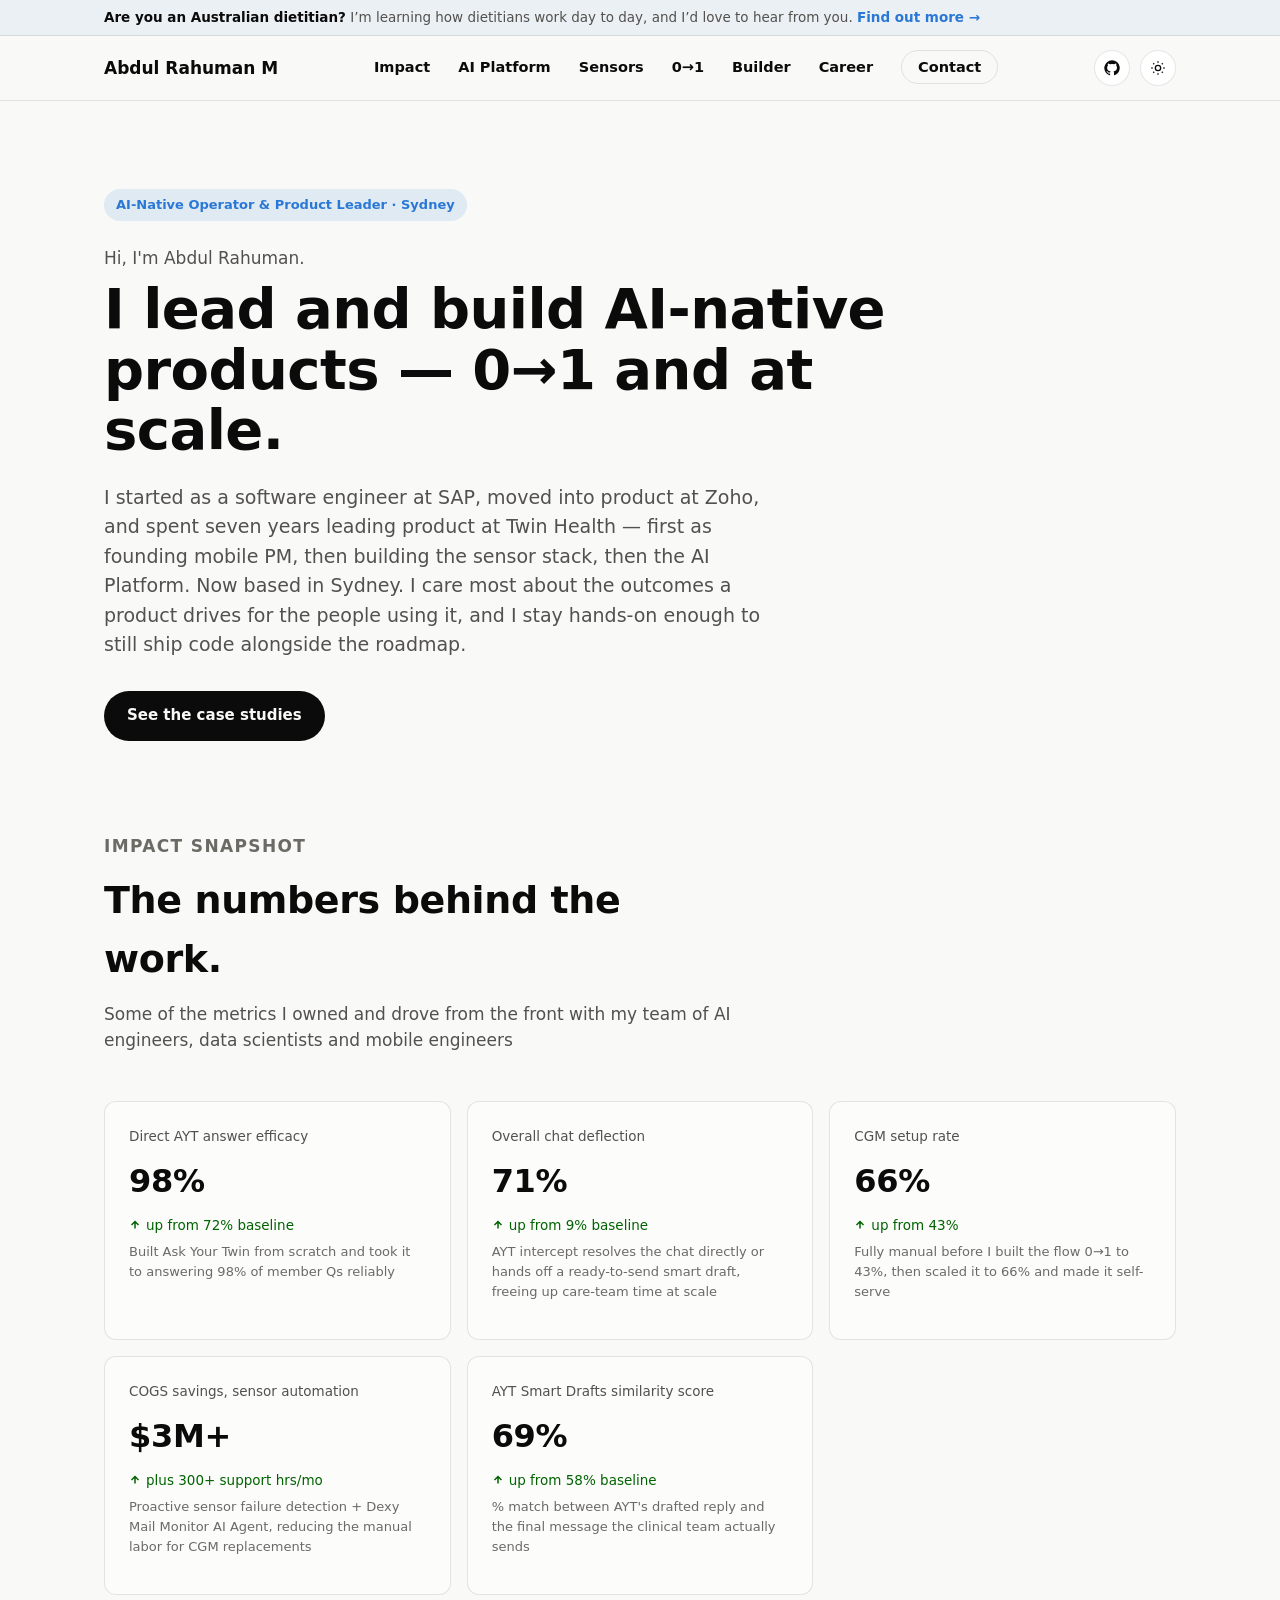
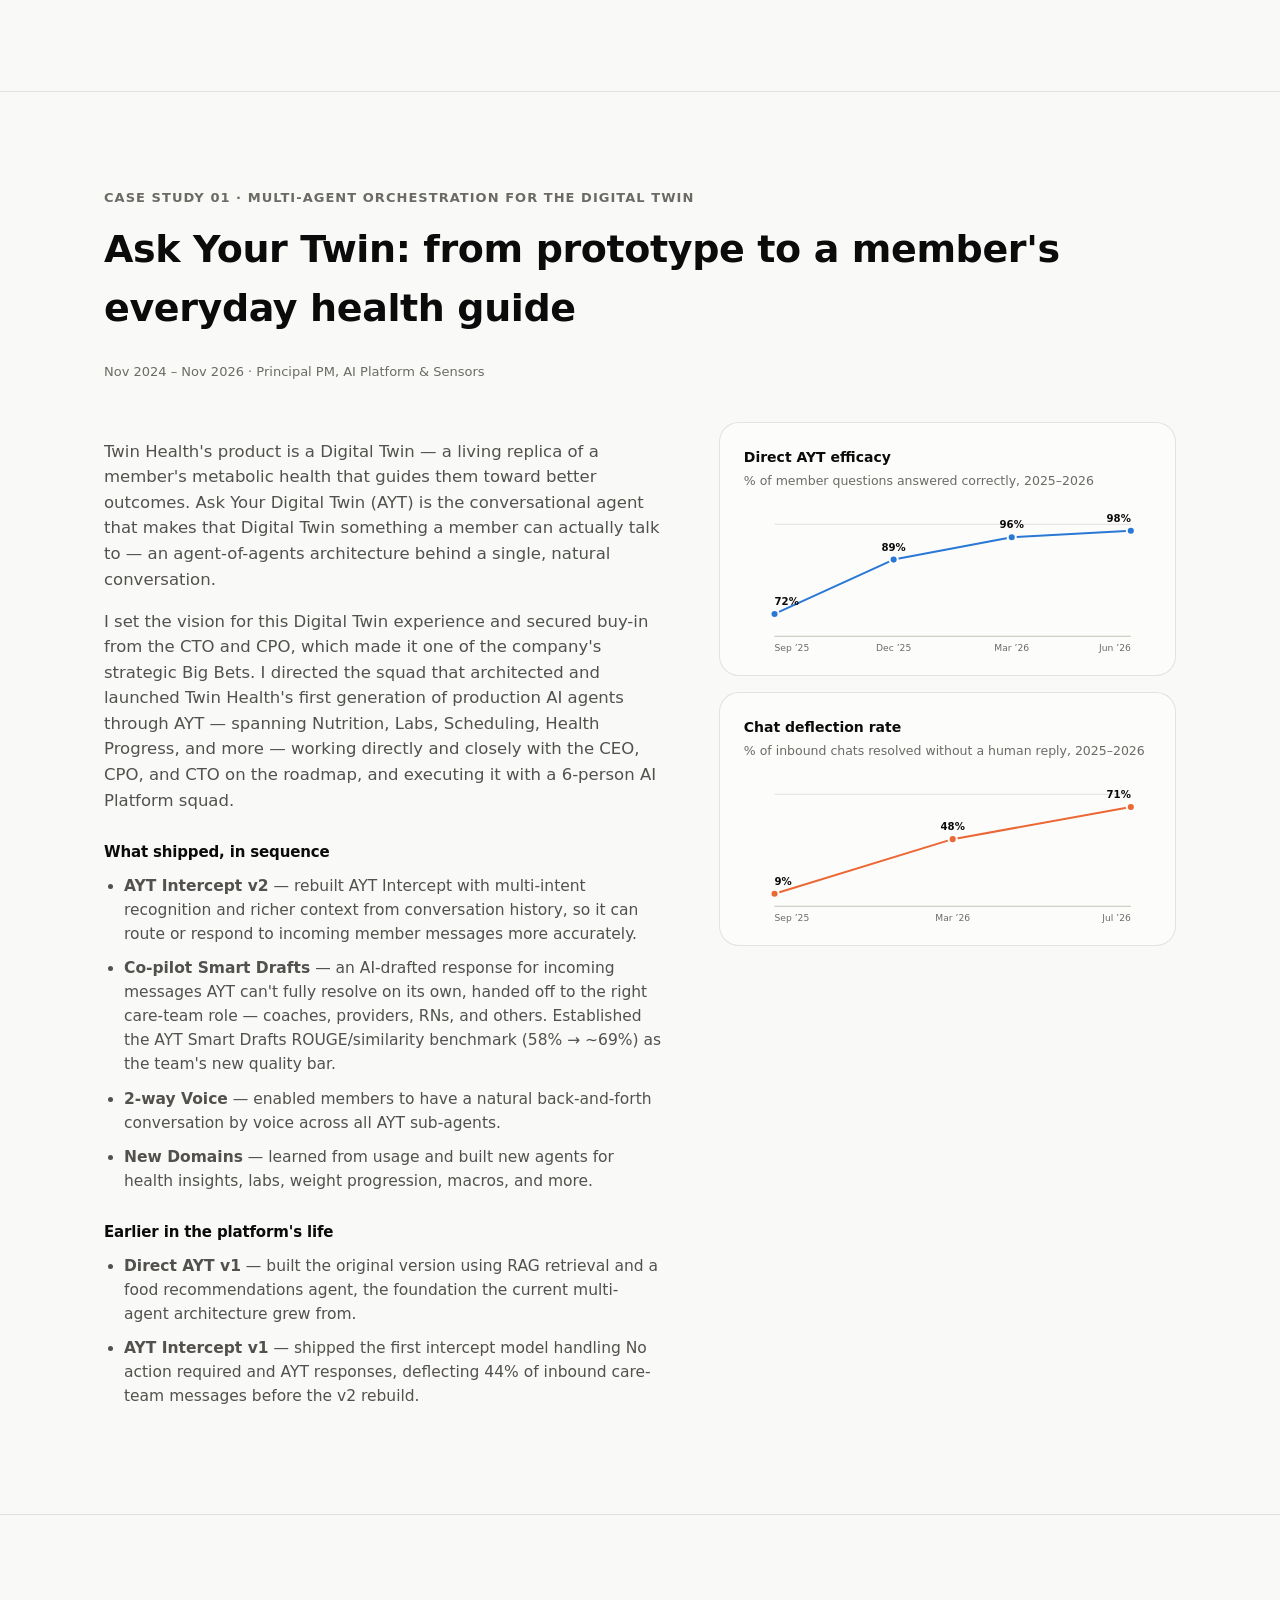
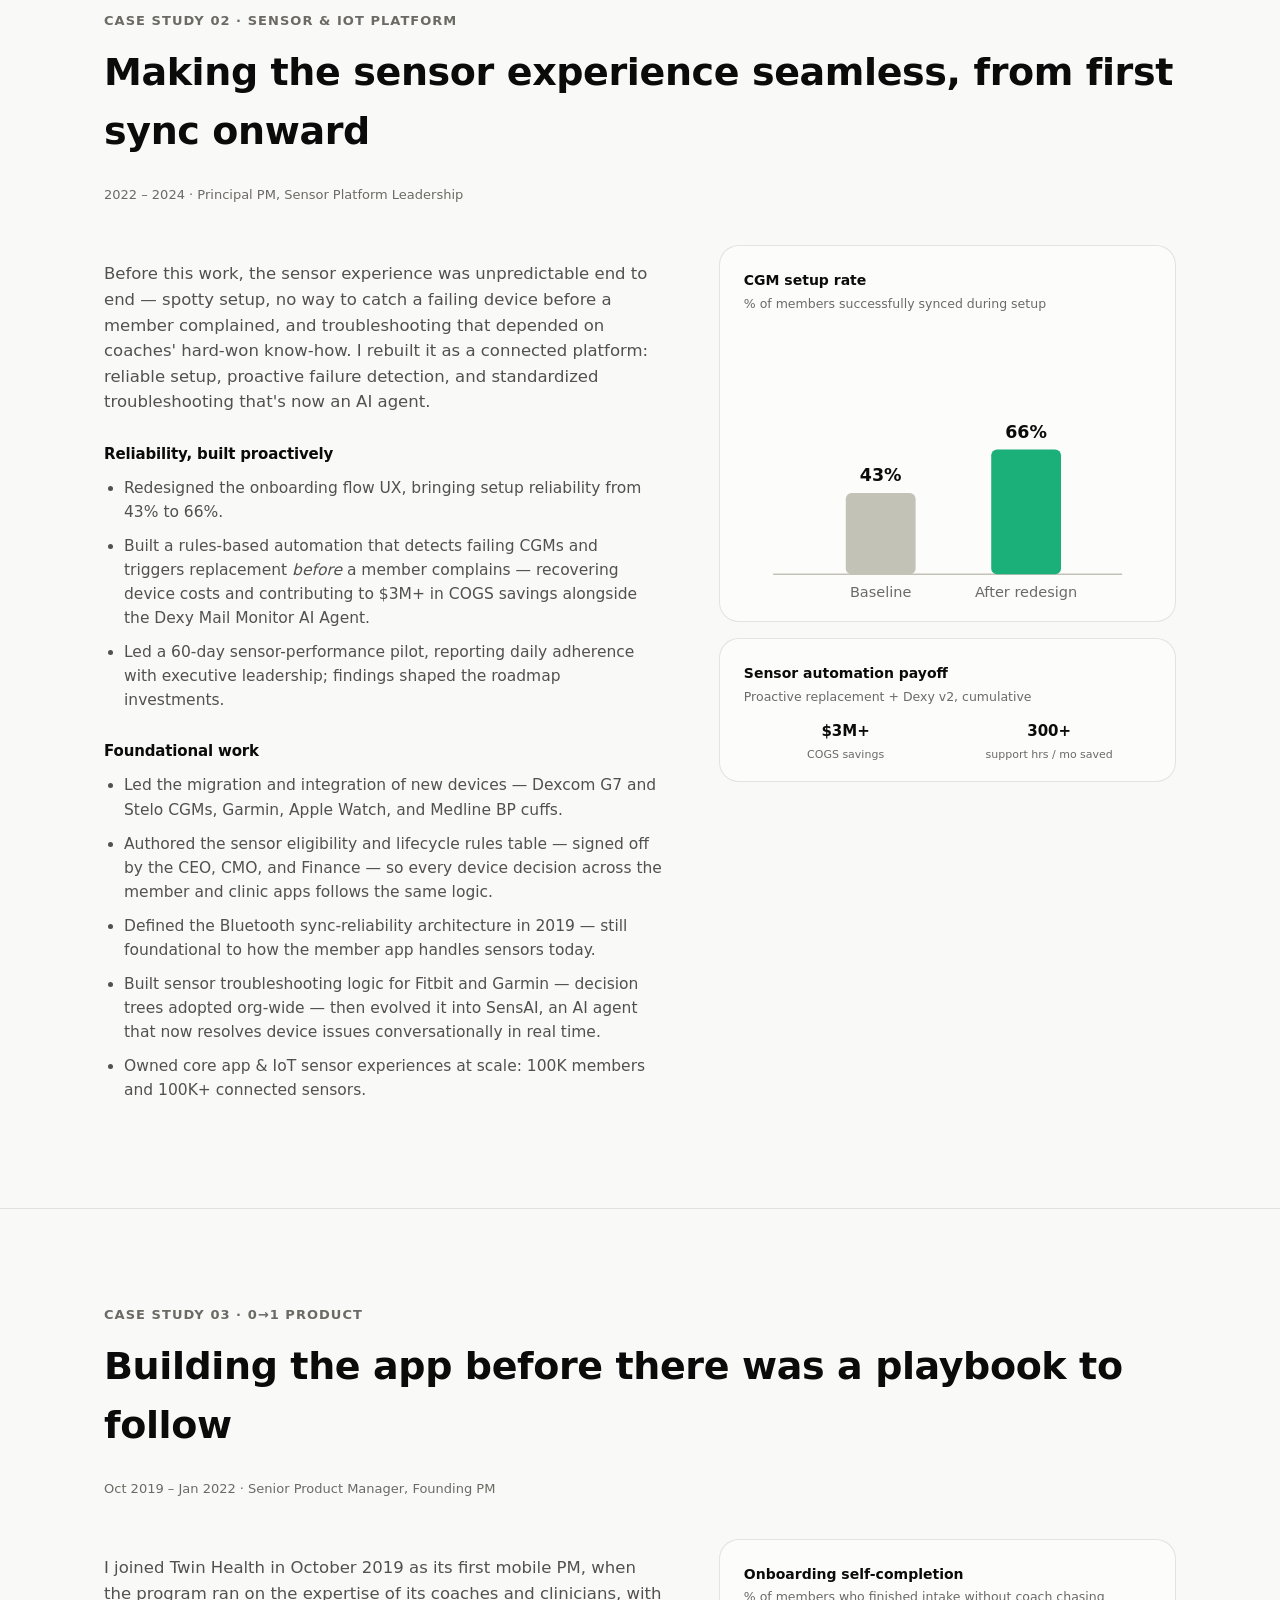
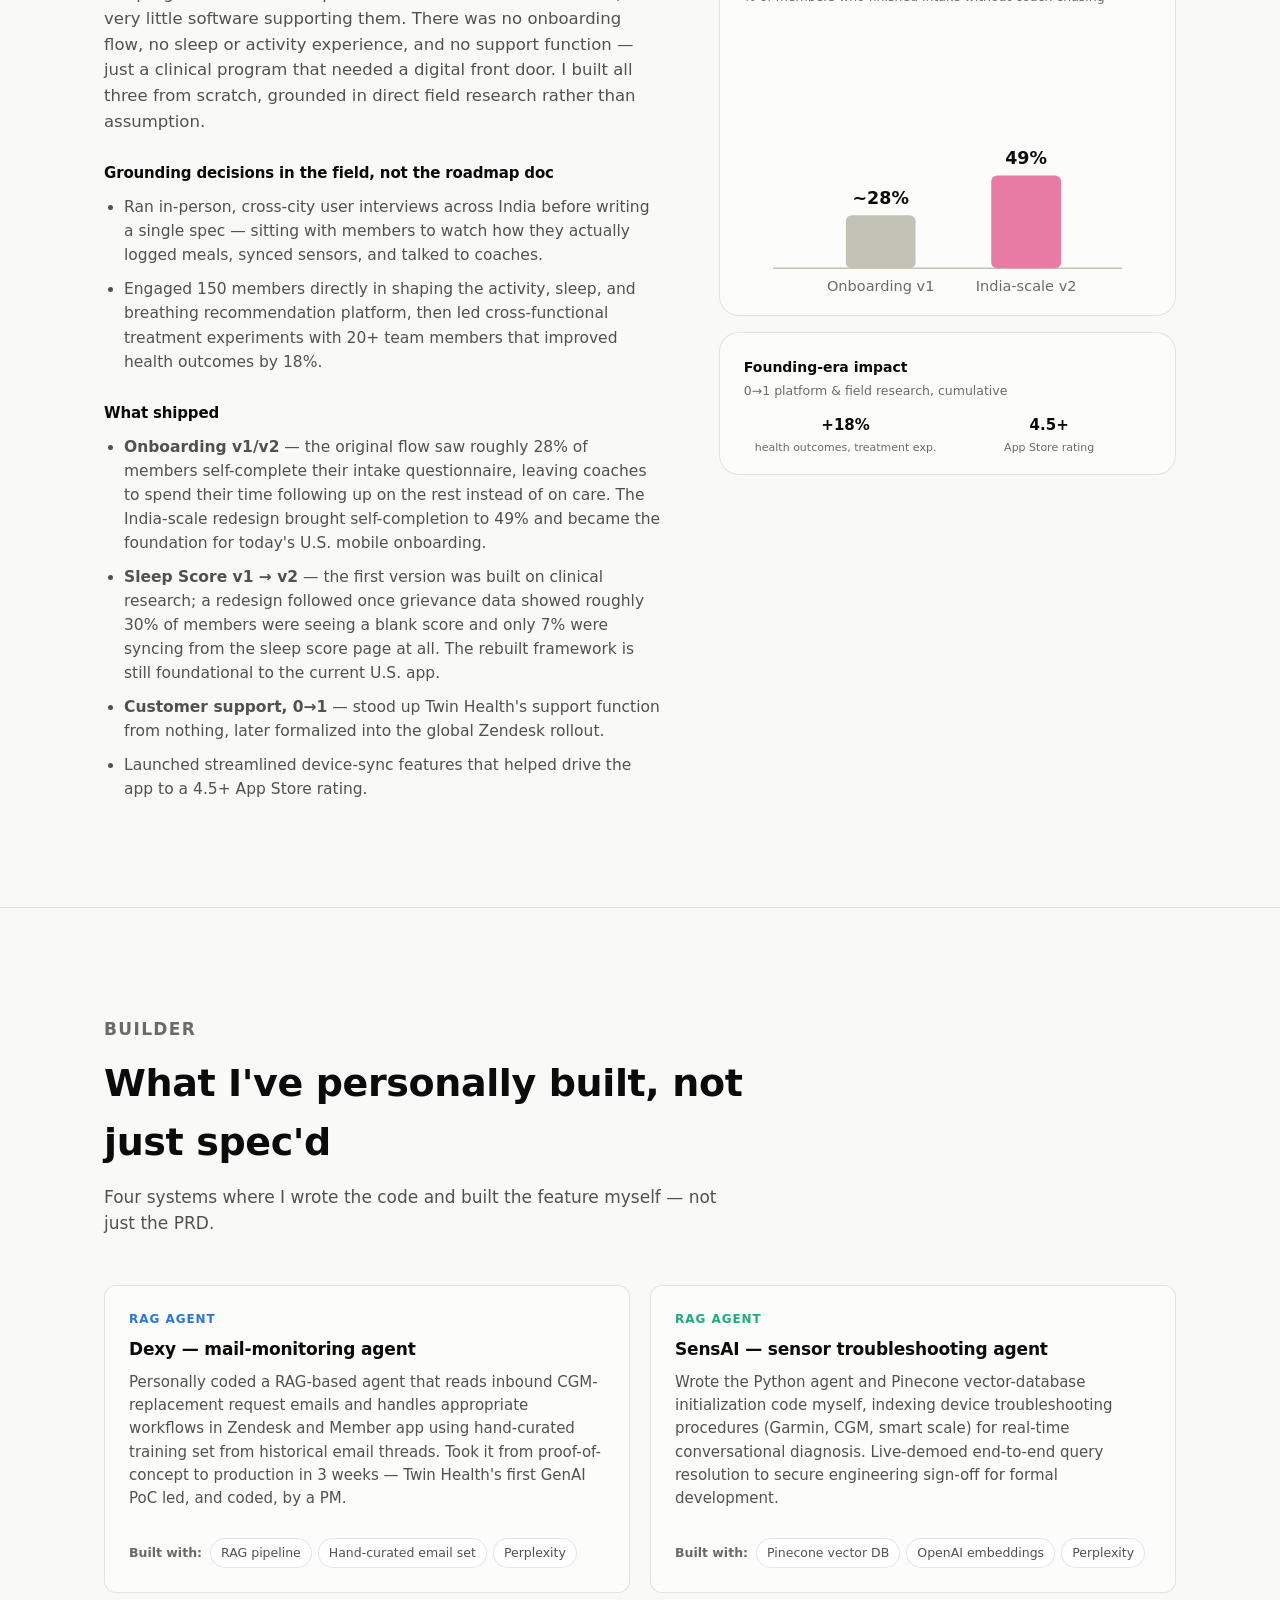
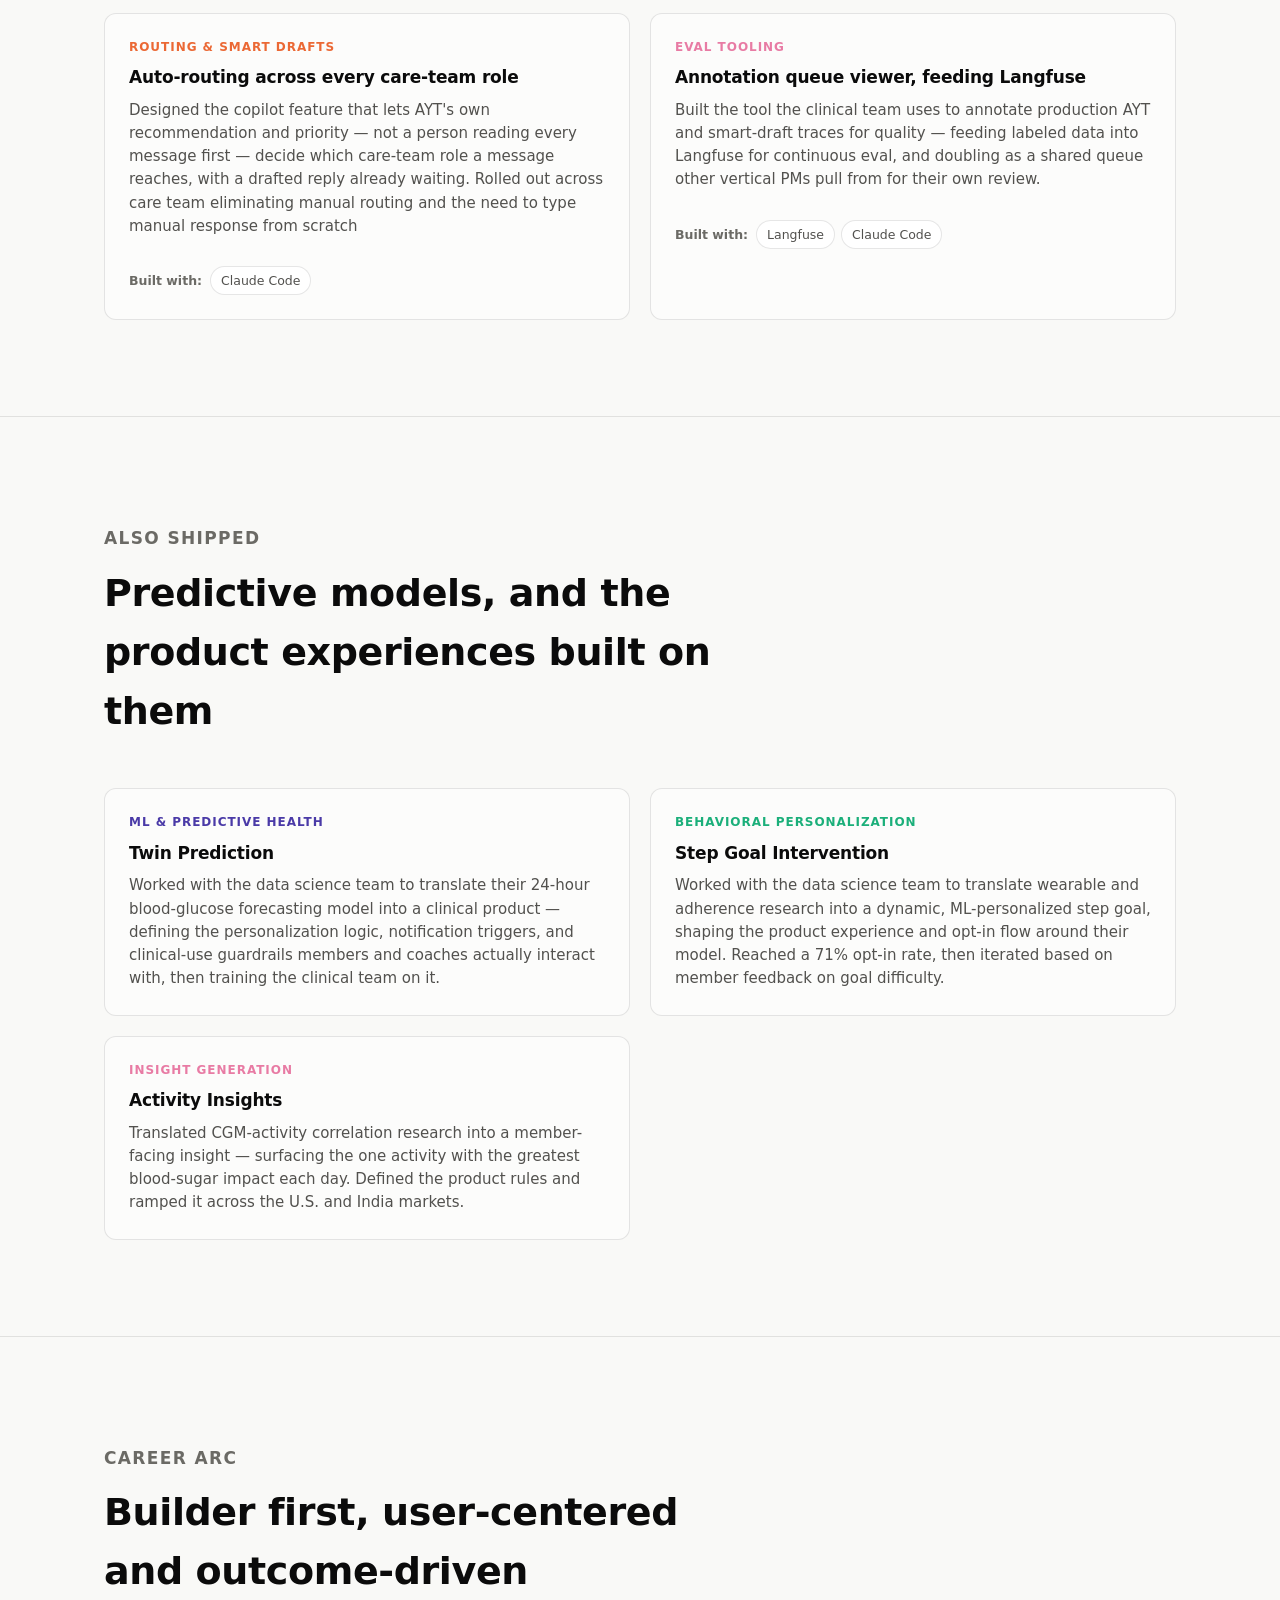
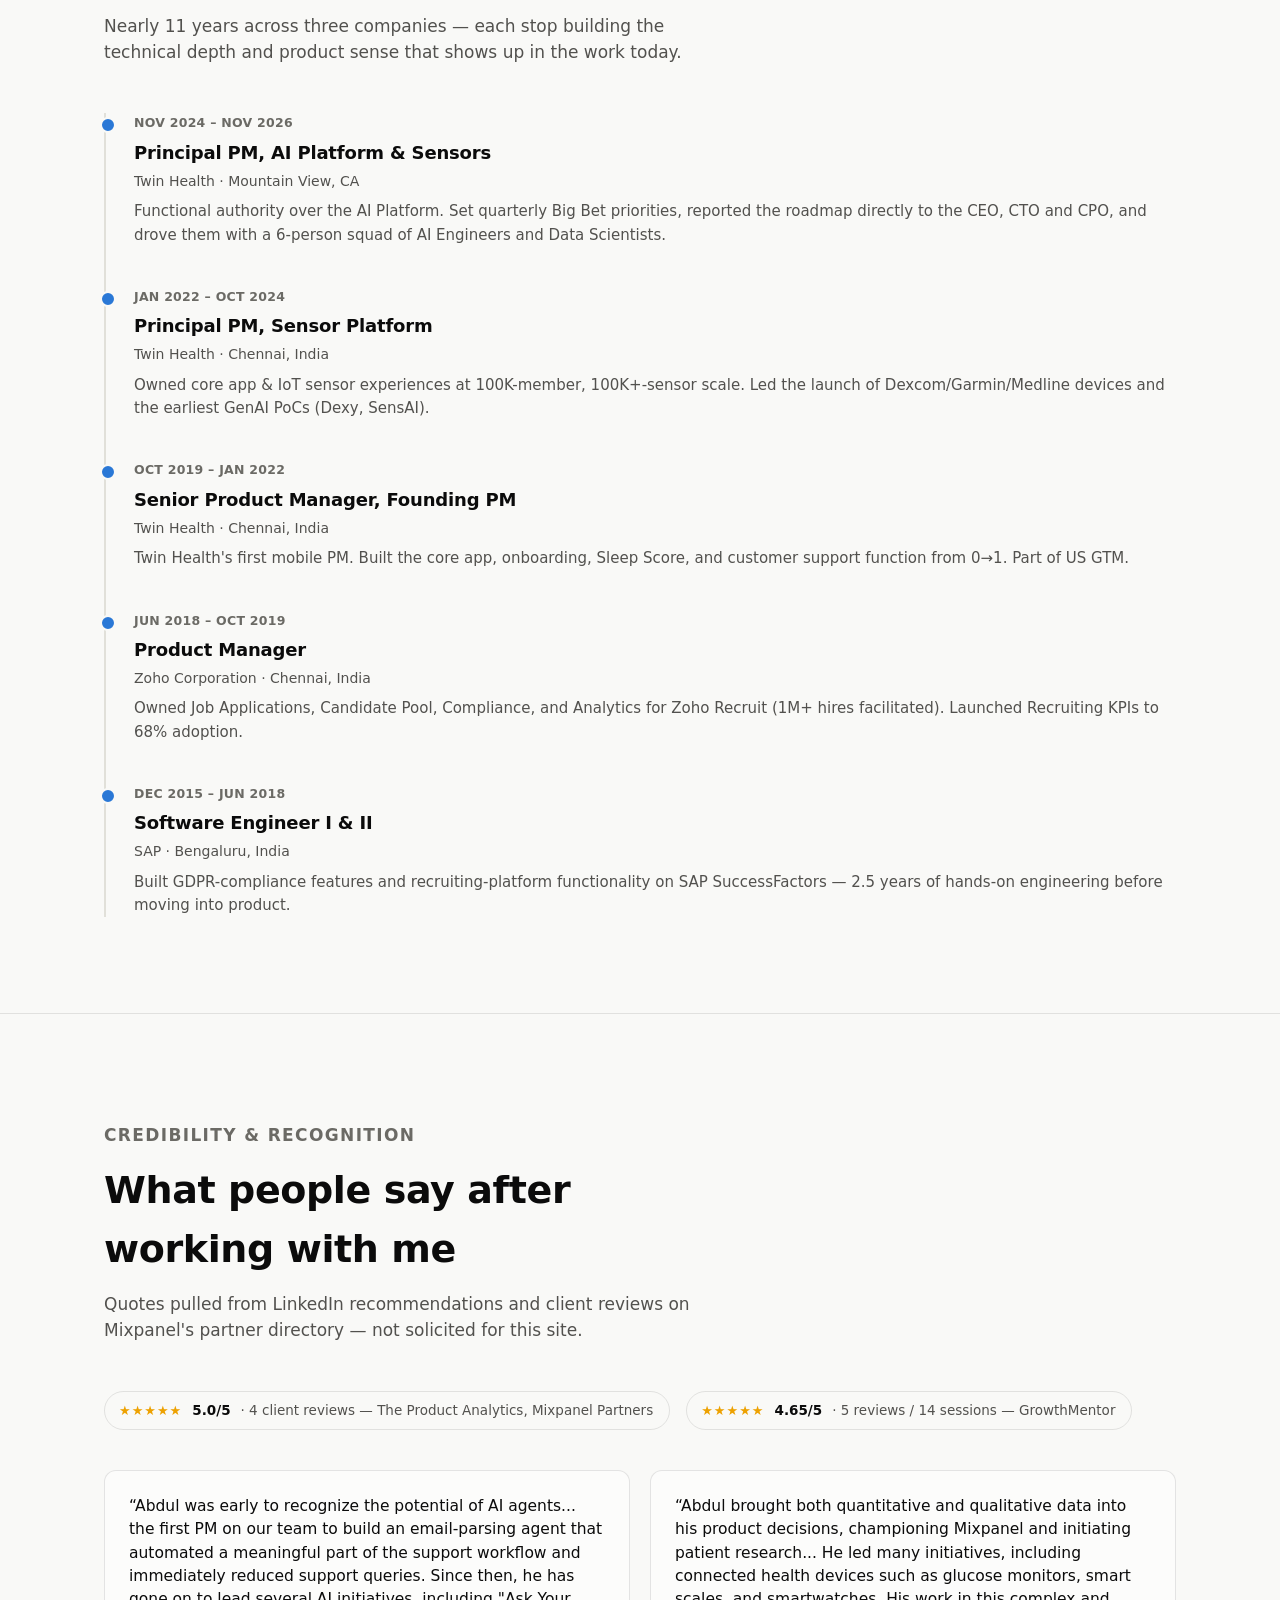
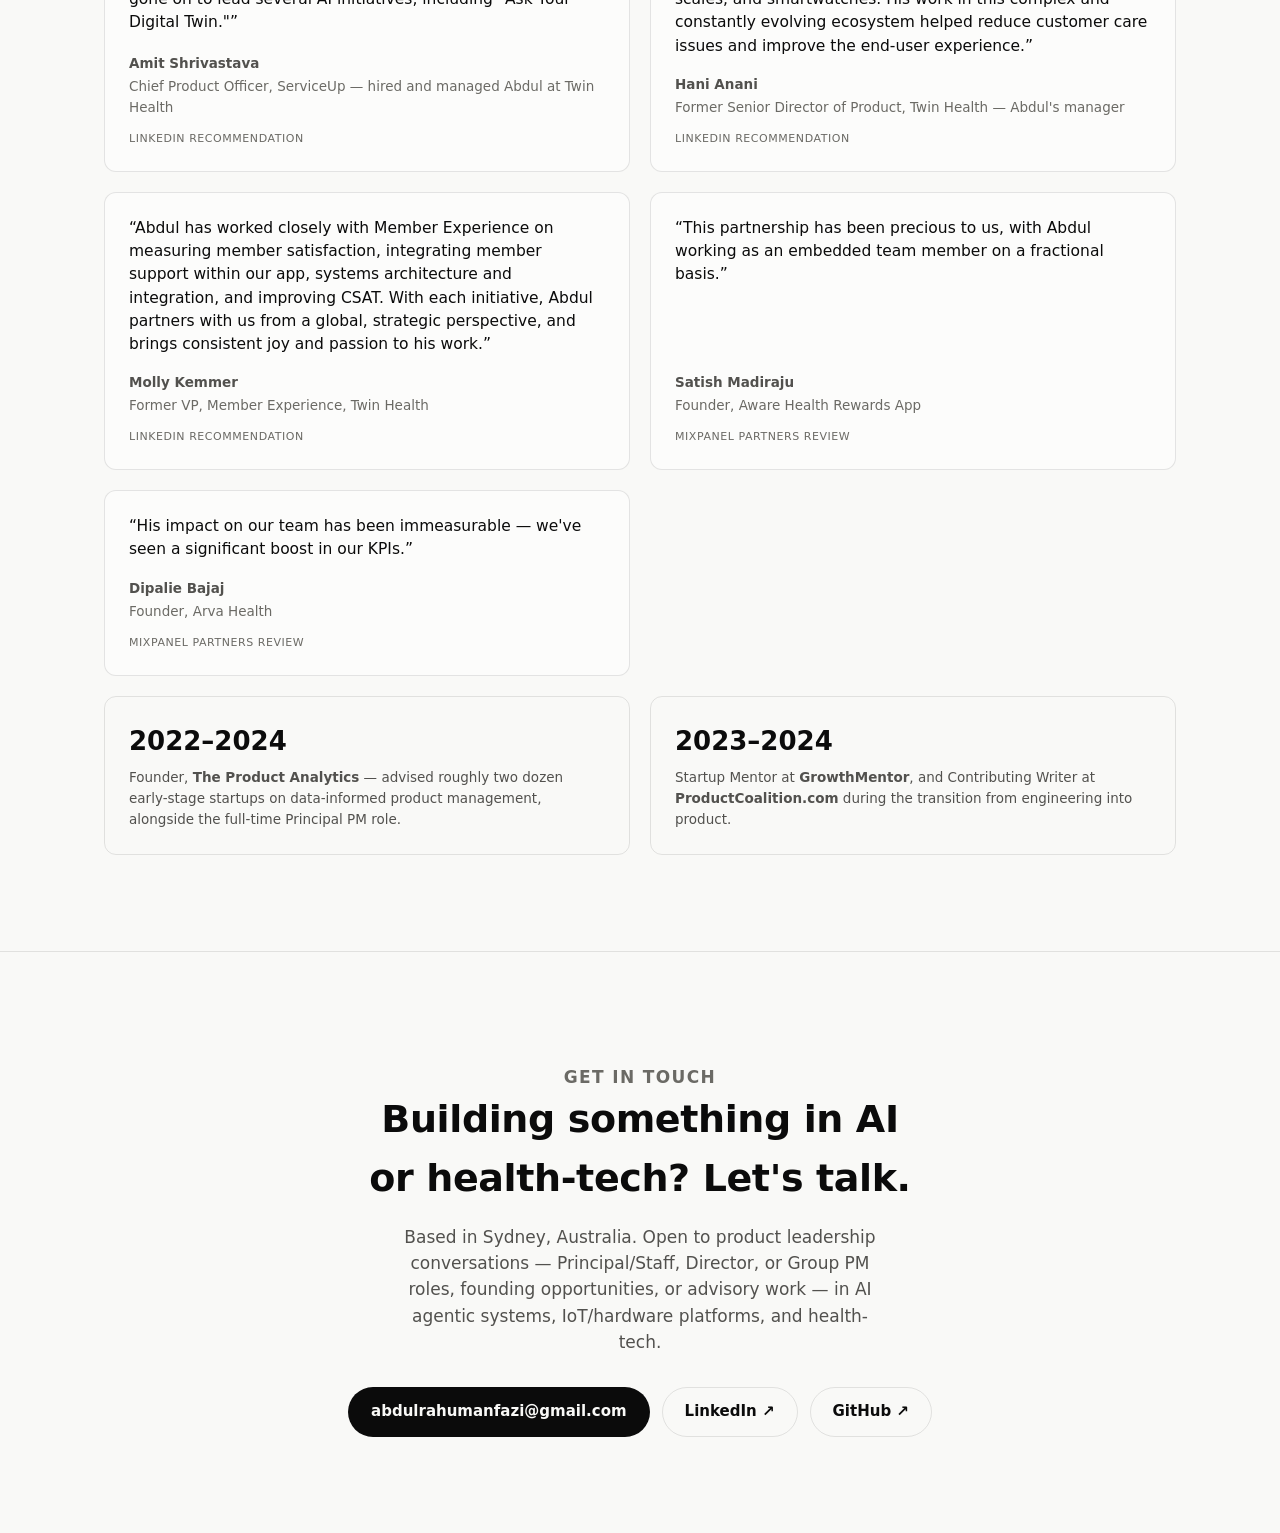
<file: index.html>
<!doctype html>
<html lang="en">
<head>
<meta charset="UTF-8">
<meta name="viewport" content="width=device-width, initial-scale=1">
<title>Abdul Rahuman M — AI-Native Operator &amp; Product Leader · Sydney</title>
<meta name="description" content="Product Leader who built production AI agentic systems and IoT sensor platforms at Twin Health — from 72% to 98% efficacy, 43% to 66% setup rates, $3M+ in COGS savings.">
<meta property="og:type" content="website">
<meta property="og:url" content="https://abdulrahuman.com/">
<meta property="og:title" content="Abdul Rahuman M — AI-Native Operator & Product Leader · Sydney">
<meta property="og:description" content="Case studies in AI agentic systems and sensor/IoT platforms shipped at scale.">
<meta property="og:image" content="https://abdulrahuman.com/assets/og-image.png">
<meta property="og:image:width" content="1200">
<meta property="og:image:height" content="630">
<meta property="og:image:alt" content="Abdul Rahuman M — Product Leader. Building production AI agentic systems and IoT sensor platforms in health-tech.">
<meta name="twitter:card" content="summary_large_image">
<meta name="twitter:title" content="Abdul Rahuman M — Product Leader, AI Platform & Sensor Systems">
<meta name="twitter:description" content="Case studies in AI agentic systems and sensor/IoT platforms shipped at scale.">
<meta name="twitter:image" content="https://abdulrahuman.com/assets/og-image.png">
<link rel="icon" href="data:image/svg+xml,%3Csvg%20xmlns%3D%27http%3A//www.w3.org/2000/svg%27%20viewBox%3D%270%200%2032%2032%27%3E%3Crect%20width%3D%2732%27%20height%3D%2732%27%20rx%3D%277%27%20fill%3D%27%232a78d6%27/%3E%3Ctext%20x%3D%2716%27%20y%3D%2723%27%20font-family%3D%27system-ui%2C-apple-system%2CSegoe%20UI%2Csans-serif%27%20font-size%3D%2717%27%20font-weight%3D%27700%27%20fill%3D%27%23ffffff%27%20text-anchor%3D%27middle%27%3EAR%3C/text%3E%3C/svg%3E">
<link rel="stylesheet" href="styles.css">
<style>
/* Slim, always-on banner pointing Australian dietitians to /shadow/ */
.dietitian-banner { background: color-mix(in srgb, var(--series-blue) 7%, var(--page-plane)); border-bottom: 1px solid var(--border); }
.dietitian-banner a { display: block; padding: 8px 0; font-size: 13.5px; line-height: 1.4; color: var(--text-secondary); text-decoration: none; white-space: nowrap; overflow: hidden; text-overflow: ellipsis; }
.dietitian-banner a:hover .db-more, .dietitian-banner a:focus-visible .db-more { text-decoration: underline; }
.dietitian-banner a:focus-visible { outline: 2px solid var(--series-blue); outline-offset: -2px; }
.dietitian-banner strong { color: var(--text-primary); font-weight: 600; }
.dietitian-banner .db-more { color: var(--series-blue); font-weight: 600; white-space: nowrap; }
.dietitian-banner .db-short { display: none; }
@media (max-width: 1000px) { .dietitian-banner .db-long { display: none; } .dietitian-banner .db-short { display: inline; } }
@media (max-width: 560px) { .dietitian-banner a { font-size: 13px; } .dietitian-banner .db-more-text { display: none; } }
@media (max-width: 640px) { .dietitian-banner .wrap { padding: 0 16px; } }
@media (max-width: 350px) { .dietitian-banner a { font-size: 12px; } }
</style>
</head>
<body>

<aside class="dietitian-banner" aria-label="For Australian dietitians">
  <div class="wrap">
    <a href="/shadow/?ref=home-banner" data-goatcounter-click="home-banner" data-goatcounter-title="Dietitian banner (homepage)">
      <span class="db-long"><strong>Are you an Australian dietitian?</strong> I&rsquo;m learning how dietitians work day to day, and I&rsquo;d love to hear from you.</span><span class="db-short"><strong>Australian dietitian?</strong> I&rsquo;d love to hear from you.</span>
      <span class="db-more"><span class="db-more-text">Find out more&nbsp;</span>&rarr;</span>
    </a>
  </div>
</aside>

<nav class="site-nav">
  <div class="wrap">
    <a href="#top" class="nav-name">Abdul Rahuman M</a>
    <ul class="nav-links" id="navLinks">
      <li><a href="#impact">Impact</a></li>
      <li><a href="#ai-platform">AI Platform</a></li>
      <li><a href="#sensors">Sensors</a></li>
      <li><a href="#founding">0→1</a></li>
      <li><a href="#builder">Builder</a></li>
      <li><a href="#career">Career</a></li>
      <li><a href="#contact" class="nav-cta">Contact</a></li>
    </ul>
    <div style="display:flex; align-items:center; gap:10px;">
      <a href="https://github.com/AbdulRahumanM" class="theme-toggle" target="_blank" rel="noopener" aria-label="GitHub">
        <svg width="20" height="20" viewBox="0 0 24 24" fill="currentColor"><path d="M12 .5A11.5 11.5 0 0 0 8.36 22.93c.58.1.79-.25.79-.56v-2c-3.2.7-3.88-1.54-3.88-1.54-.53-1.34-1.29-1.7-1.29-1.7-1.05-.72.08-.7.08-.7 1.17.08 1.78 1.2 1.78 1.2 1.04 1.77 2.72 1.26 3.38.96.1-.75.4-1.26.73-1.55-2.56-.29-5.25-1.28-5.25-5.7 0-1.26.45-2.29 1.19-3.1-.12-.29-.52-1.46.11-3.05 0 0 .97-.31 3.18 1.18a11.1 11.1 0 0 1 5.8 0c2.2-1.49 3.17-1.18 3.17-1.18.63 1.59.24 2.76.12 3.05.74.81 1.19 1.84 1.19 3.1 0 4.43-2.7 5.41-5.27 5.69.41.36.78 1.06.78 2.14v3.17c0 .31.2.67.8.56A11.5 11.5 0 0 0 12 .5Z"/></svg>
      </a>
      <button class="theme-toggle" id="themeToggle" aria-label="Toggle dark mode">
        <svg id="themeIconSun" viewBox="0 0 24 24" fill="none" stroke="currentColor" stroke-width="2"><circle cx="12" cy="12" r="4"/><path d="M12 2v2M12 20v2M4.9 4.9l1.4 1.4M17.7 17.7l1.4 1.4M2 12h2M20 12h2M4.9 19.1l1.4-1.4M17.7 6.3l1.4-1.4"/></svg>
        <svg id="themeIconMoon" viewBox="0 0 24 24" fill="none" stroke="currentColor" stroke-width="2" style="display:none"><path d="M21 12.8A9 9 0 1 1 11.2 3 7 7 0 0 0 21 12.8Z"/></svg>
      </button>
      <button class="nav-toggle" id="navToggle" aria-label="Menu">
        <svg width="22" height="22" viewBox="0 0 24 24" fill="none" stroke="currentColor" stroke-width="2"><path d="M4 7h16M4 12h16M4 17h16"/></svg>
      </button>
    </div>
  </div>
</nav>

<main id="top">

  <!-- HERO -->
  <header class="hero">
    <div class="wrap">
      <span class="hero-kicker">AI-Native Operator &amp; Product Leader · Sydney</span>
      <p class="hero-greeting">Hi, I'm Abdul Rahuman.</p>
      <h1>I lead and build AI-native products — 0→1 and at scale.</h1>
      <p class="lede">I started as a software engineer at SAP, moved into product at Zoho, and spent seven years leading product at Twin Health — first as founding mobile PM, then building the sensor stack, then the AI Platform. Now based in Sydney. I care most about the outcomes a product drives for the people using it, and I stay hands-on enough to still ship code alongside the roadmap.</p>
      <div class="hero-actions">
        <a href="#ai-platform" class="btn btn-primary">See the case studies</a>
      </div>
    </div>
  </header>

  <!-- IMPACT SNAPSHOT -->
  <section id="impact">
    <div class="wrap">
      <div class="section-head reveal">
        <p class="eyebrow">Impact snapshot</p>
        <h2>The numbers behind the work.</h2>
        <p>Some of the metrics I owned and drove from the front with my team of AI engineers, data scientists and mobile engineers</p>
      </div>

      <div class="stat-grid reveal">
        <div class="stat-tile">
          <p class="label">Direct AYT answer efficacy</p>
          <div class="value">98%</div>
          <div class="delta up"><svg viewBox="0 0 24 24" fill="none" stroke="currentColor" stroke-width="3"><path d="M12 19V5M5 12l7-7 7 7"/></svg>up from 72% baseline</div>
          <p class="context">Built Ask Your Twin from scratch and took it to answering 98% of member Qs reliably</p>
        </div>
        <div class="stat-tile">
          <p class="label">Overall chat deflection</p>
          <div class="value">71%</div>
          <div class="delta up"><svg viewBox="0 0 24 24" fill="none" stroke="currentColor" stroke-width="3"><path d="M12 19V5M5 12l7-7 7 7"/></svg>up from 9% baseline</div>
          <p class="context">AYT intercept resolves the chat directly or hands off a ready-to-send smart draft, freeing up care-team time at scale</p>
        </div>
        <div class="stat-tile">
          <p class="label">CGM setup rate</p>
          <div class="value">66%</div>
          <div class="delta up"><svg viewBox="0 0 24 24" fill="none" stroke="currentColor" stroke-width="3"><path d="M12 19V5M5 12l7-7 7 7"/></svg>up from 43%</div>
          <p class="context">Fully manual before I built the flow 0→1 to 43%, then scaled it to 66% and made it self-serve</p>
        </div>
        <div class="stat-tile">
          <p class="label">COGS savings, sensor automation</p>
          <div class="value">$3M+</div>
          <div class="delta up"><svg viewBox="0 0 24 24" fill="none" stroke="currentColor" stroke-width="3"><path d="M12 19V5M5 12l7-7 7 7"/></svg>plus 300+ support hrs/mo</div>
          <p class="context">Proactive sensor failure detection + Dexy Mail Monitor AI Agent, reducing the manual labor for CGM replacements</p>
        </div>
        <div class="stat-tile">
          <p class="label">AYT Smart Drafts similarity score</p>
          <div class="value">69%</div>
          <div class="delta up"><svg viewBox="0 0 24 24" fill="none" stroke="currentColor" stroke-width="3"><path d="M12 19V5M5 12l7-7 7 7"/></svg>up from 58% baseline</div>
          <p class="context">% match between AYT's drafted reply and the final message the clinical team actually sends</p>
        </div>
      </div>
    </div>
  </section>

  <!-- CASE STUDY: AI PLATFORM -->
  <section id="ai-platform" class="case">
    <div class="wrap">
      <div class="case-head reveal">
        <div>
          <p class="eyebrow">Case study 01 · Multi-agent orchestration for the Digital Twin</p>
          <h2>Ask Your Twin: from prototype to a member's everyday health guide</h2>
        </div>
        <span class="tag">Nov 2024 – Nov 2026 · Principal PM, AI Platform &amp; Sensors</span>
      </div>

      <div class="case-grid">
        <div class="case-narrative reveal">
          <p>Twin Health's product is a Digital Twin — a living replica of a member's metabolic health that guides them toward better outcomes. Ask Your Digital Twin (AYT) is the conversational agent that makes that Digital Twin something a member can actually talk to — an agent-of-agents architecture behind a single, natural conversation.</p>
          <p>I set the vision for this Digital Twin experience and secured buy-in from the CTO and CPO, which made it one of the company's strategic Big Bets. I directed the squad that architected and launched Twin Health's first generation of production AI agents through AYT — spanning Nutrition, Labs, Scheduling, Health Progress, and more — working directly and closely with the CEO, CPO, and CTO on the roadmap, and executing it with a 6-person AI Platform squad.</p>

          <h4>What shipped, in sequence</h4>
          <ul>
            <li><strong>AYT Intercept v2</strong> — rebuilt AYT Intercept with multi-intent recognition and richer context from conversation history, so it can route or respond to incoming member messages more accurately.</li>
            <li><strong>Co-pilot Smart Drafts</strong> — an AI-drafted response for incoming messages AYT can't fully resolve on its own, handed off to the right care-team role — coaches, providers, RNs, and others. Established the AYT Smart Drafts ROUGE/similarity benchmark (58% → ~69%) as the team's new quality bar.</li>
            <li><strong>2-way Voice</strong> — enabled members to have a natural back-and-forth conversation by voice across all AYT sub-agents.</li>
            <li><strong>New Domains</strong> — learned from usage and built new agents for health insights, labs, weight progression, macros, and more.</li>
          </ul>

          <h4>Earlier in the platform's life</h4>
          <ul>
            <li><strong>Direct AYT v1</strong> — built the original version using RAG retrieval and a food recommendations agent, the foundation the current multi-agent architecture grew from.</li>
            <li><strong>AYT Intercept v1</strong> — shipped the first intercept model handling No action required and AYT responses, deflecting 44% of inbound care-team messages before the v2 rebuild.</li>
          </ul>
        </div>

        <div class="case-charts">
          <div class="chart-card reveal">
            <div class="chart-title">Direct AYT efficacy</div>
            <div class="chart-sub">% of member questions answered correctly, 2025–2026</div>
            <svg viewBox="0 0 400 150" class="viz-root">
              <line x1="30" y1="130" x2="380" y2="130" stroke="var(--baseline)" stroke-width="1"/>
              <line x1="30" y1="20" x2="380" y2="20" stroke="var(--gridline)" stroke-width="1"/>
              <polyline points="30,108 147,54.6 263,32.6 380,26.3" fill="none" stroke="var(--series-blue)" stroke-width="2" stroke-linejoin="round" stroke-linecap="round"/>
              <circle cx="30" cy="108" r="4" fill="var(--series-blue)" stroke="var(--surface-1)" stroke-width="2"/>
              <circle cx="147" cy="54.6" r="4" fill="var(--series-blue)" stroke="var(--surface-1)" stroke-width="2"/>
              <circle cx="263" cy="32.6" r="4" fill="var(--series-blue)" stroke="var(--surface-1)" stroke-width="2"/>
              <circle cx="380" cy="26.3" r="4" fill="var(--series-blue)" stroke="var(--surface-1)" stroke-width="2"/>
              <text x="30" y="99" font-size="10" fill="var(--text-primary)" font-weight="600">72%</text>
              <text x="147" y="46" font-size="10" fill="var(--text-primary)" font-weight="600" text-anchor="middle">89%</text>
              <text x="263" y="24" font-size="10" fill="var(--text-primary)" font-weight="600" text-anchor="middle">96%</text>
              <text x="380" y="18" font-size="10" fill="var(--text-primary)" font-weight="600" text-anchor="end">98%</text>
              <text x="30" y="144" font-size="9" fill="var(--text-muted)">Sep ’25</text>
              <text x="147" y="144" font-size="9" fill="var(--text-muted)" text-anchor="middle">Dec ’25</text>
              <text x="263" y="144" font-size="9" fill="var(--text-muted)" text-anchor="middle">Mar ’26</text>
              <text x="380" y="144" font-size="9" fill="var(--text-muted)" text-anchor="end">Jun ’26</text>
            </svg>
          </div>

          <div class="chart-card reveal">
            <div class="chart-title">Chat deflection rate</div>
            <div class="chart-sub">% of inbound chats resolved without a human reply, 2025–2026</div>
            <svg viewBox="0 0 400 150" class="viz-root">
              <line x1="30" y1="130" x2="380" y2="130" stroke="var(--baseline)" stroke-width="1"/>
              <line x1="30" y1="20" x2="380" y2="20" stroke="var(--gridline)" stroke-width="1"/>
              <polyline points="30,117.6 205,64 380,32.4" fill="none" stroke="var(--series-orange)" stroke-width="2" stroke-linejoin="round" stroke-linecap="round"/>
              <circle cx="30" cy="117.6" r="4" fill="var(--series-orange)" stroke="var(--surface-1)" stroke-width="2"/>
              <circle cx="205" cy="64" r="4" fill="var(--series-orange)" stroke="var(--surface-1)" stroke-width="2"/>
              <circle cx="380" cy="32.4" r="4" fill="var(--series-orange)" stroke="var(--surface-1)" stroke-width="2"/>
              <text x="30" y="109" font-size="10" fill="var(--text-primary)" font-weight="600">9%</text>
              <text x="205" y="55" font-size="10" fill="var(--text-primary)" font-weight="600" text-anchor="middle">48%</text>
              <text x="380" y="24" font-size="10" fill="var(--text-primary)" font-weight="600" text-anchor="end">71%</text>
              <text x="30" y="144" font-size="9" fill="var(--text-muted)">Sep ’25</text>
              <text x="205" y="144" font-size="9" fill="var(--text-muted)" text-anchor="middle">Mar ’26</text>
              <text x="380" y="144" font-size="9" fill="var(--text-muted)" text-anchor="end">Jul ’26</text>
            </svg>
          </div>
        </div>
      </div>
    </div>
  </section>

  <!-- CASE STUDY: SENSORS -->
  <section id="sensors" class="case">
    <div class="wrap">
      <div class="case-head reveal">
        <div>
          <p class="eyebrow">Case study 02 · Sensor &amp; IoT platform</p>
          <h2>Making the sensor experience seamless, from first sync onward</h2>
        </div>
        <span class="tag">2022 – 2024 · Principal PM, Sensor Platform Leadership</span>
      </div>

      <div class="case-grid">
        <div class="case-narrative reveal">
          <p>Before this work, the sensor experience was unpredictable end to end — spotty setup, no way to catch a failing device before a member complained, and troubleshooting that depended on coaches' hard-won know-how. I rebuilt it as a connected platform: reliable setup, proactive failure detection, and standardized troubleshooting that's now an AI agent.</p>

          <h4>Reliability, built proactively</h4>
          <ul>
            <li>Redesigned the onboarding flow UX, bringing setup reliability from 43% to 66%.</li>
            <li>Built a rules-based automation that detects failing CGMs and triggers replacement <em>before</em> a member complains — recovering device costs and contributing to $3M+ in COGS savings alongside the Dexy Mail Monitor AI Agent.</li>
            <li>Led a 60-day sensor-performance pilot, reporting daily adherence with executive leadership; findings shaped the roadmap investments.</li>
          </ul>

          <h4>Foundational work</h4>
          <ul>
            <li>Led the migration and integration of new devices — Dexcom G7 and Stelo CGMs, Garmin, Apple Watch, and Medline BP cuffs.</li>
            <li>Authored the sensor eligibility and lifecycle rules table — signed off by the CEO, CMO, and Finance — so every device decision across the member and clinic apps follows the same logic.</li>
            <li>Defined the Bluetooth sync-reliability architecture in 2019 — still foundational to how the member app handles sensors today.</li>
            <li>Built sensor troubleshooting logic for Fitbit and Garmin — decision trees adopted org-wide — then evolved it into SensAI, an AI agent that now resolves device issues conversationally in real time.</li>
            <li>Owned core app &amp; IoT sensor experiences at scale: 100K members and 100K+ connected sensors.</li>
          </ul>
        </div>

        <div class="case-charts">
          <div class="chart-card reveal">
            <div class="chart-title">CGM setup rate</div>
            <div class="chart-sub">% of members successfully synced during setup</div>
            <svg viewBox="0 0 280 190" class="viz-root">
              <line x1="20" y1="170" x2="260" y2="170" stroke="var(--baseline)" stroke-width="1"/>
              <rect x="70" y="114.1" width="48" height="55.9" rx="4" fill="var(--baseline)"/>
              <rect x="170" y="84.2" width="48" height="85.8" rx="4" fill="var(--series-aqua)"/>
              <text x="94" y="106" font-size="12" font-weight="600" fill="var(--text-primary)" text-anchor="middle">43%</text>
              <text x="194" y="76" font-size="12" font-weight="600" fill="var(--text-primary)" text-anchor="middle">66%</text>
              <text x="94" y="186" font-size="10" fill="var(--text-muted)" text-anchor="middle">Baseline</text>
              <text x="194" y="186" font-size="10" fill="var(--text-muted)" text-anchor="middle">After redesign</text>
            </svg>
          </div>
          <div class="chart-card reveal">
            <div class="chart-title">Sensor automation payoff</div>
            <div class="chart-sub">Proactive replacement + Dexy v2, cumulative</div>
            <div class="milestone-row">
              <div class="milestone"><div class="m-val">$3M+</div><div class="m-lbl">COGS savings</div></div>
              <div class="milestone"><div class="m-val">300+</div><div class="m-lbl">support hrs / mo saved</div></div>
            </div>
          </div>
        </div>
      </div>
    </div>
  </section>

  <!-- CASE STUDY: FOUNDING PM -->
  <section id="founding" class="case">
    <div class="wrap">
      <div class="case-head reveal">
        <div>
          <p class="eyebrow">Case study 03 · 0→1 product</p>
          <h2>Building the app before there was a playbook to follow</h2>
        </div>
        <span class="tag">Oct 2019 – Jan 2022 · Senior Product Manager, Founding PM</span>
      </div>

      <div class="case-grid">
        <div class="case-narrative reveal">
          <p>I joined Twin Health in October 2019 as its first mobile PM, when the program ran on the expertise of its coaches and clinicians, with very little software supporting them. There was no onboarding flow, no sleep or activity experience, and no support function — just a clinical program that needed a digital front door. I built all three from scratch, grounded in direct field research rather than assumption.</p>

          <h4>Grounding decisions in the field, not the roadmap doc</h4>
          <ul>
            <li>Ran in-person, cross-city user interviews across India before writing a single spec — sitting with members to watch how they actually logged meals, synced sensors, and talked to coaches.</li>
            <li>Engaged 150 members directly in shaping the activity, sleep, and breathing recommendation platform, then led cross-functional treatment experiments with 20+ team members that improved health outcomes by 18%.</li>
          </ul>

          <h4>What shipped</h4>
          <ul>
            <li><strong>Onboarding v1/v2</strong> — the original flow saw roughly 28% of members self-complete their intake questionnaire, leaving coaches to spend their time following up on the rest instead of on care. The India-scale redesign brought self-completion to 49% and became the foundation for today's U.S. mobile onboarding.</li>
            <li><strong>Sleep Score v1 → v2</strong> — the first version was built on clinical research; a redesign followed once grievance data showed roughly 30% of members were seeing a blank score and only 7% were syncing from the sleep score page at all. The rebuilt framework is still foundational to the current U.S. app.</li>
            <li><strong>Customer support, 0→1</strong> — stood up Twin Health's support function from nothing, later formalized into the global Zendesk rollout.</li>
            <li>Launched streamlined device-sync features that helped drive the app to a 4.5+ App Store rating.</li>
          </ul>
        </div>

        <div class="case-charts">
          <div class="chart-card reveal">
            <div class="chart-title">Onboarding self-completion</div>
            <div class="chart-sub">% of members who finished intake without coach chasing</div>
            <svg viewBox="0 0 280 190" class="viz-root">
              <line x1="20" y1="170" x2="260" y2="170" stroke="var(--baseline)" stroke-width="1"/>
              <rect x="70" y="133.6" width="48" height="36.4" rx="4" fill="var(--baseline)"/>
              <rect x="170" y="106.3" width="48" height="63.7" rx="4" fill="var(--series-magenta)"/>
              <text x="94" y="126" font-size="12" font-weight="600" fill="var(--text-primary)" text-anchor="middle">~28%</text>
              <text x="194" y="98" font-size="12" font-weight="600" fill="var(--text-primary)" text-anchor="middle">49%</text>
              <text x="94" y="186" font-size="10" fill="var(--text-muted)" text-anchor="middle">Onboarding v1</text>
              <text x="194" y="186" font-size="10" fill="var(--text-muted)" text-anchor="middle">India-scale v2</text>
            </svg>
          </div>
          <div class="chart-card reveal">
            <div class="chart-title">Founding-era impact</div>
            <div class="chart-sub">0→1 platform &amp; field research, cumulative</div>
            <div class="milestone-row">
              <div class="milestone"><div class="m-val">+18%</div><div class="m-lbl">health outcomes, treatment exp.</div></div>
              <div class="milestone"><div class="m-val">4.5+</div><div class="m-lbl">App Store rating</div></div>
            </div>
          </div>
        </div>
      </div>
    </div>
  </section>

  <!-- BUILDER -->
  <section id="builder" class="case">
    <div class="wrap">
      <div class="section-head reveal">
        <p class="eyebrow">Builder</p>
        <h2>What I've personally built, not just spec'd</h2>
        <p>Four systems where I wrote the code and built the feature myself — not just the PRD.</p>
      </div>
      <div class="impact-grid reveal">
        <div class="impact-card">
          <p class="eyebrow" style="color:var(--series-blue)">RAG agent</p>
          <h4>Dexy — mail-monitoring agent</h4>
          <p>Personally coded a RAG-based agent that reads inbound CGM-replacement request emails and handles appropriate workflows in Zendesk and Member app using hand-curated training set from historical email threads. Took it from proof-of-concept to production in 3 weeks — Twin Health's first GenAI PoC led, and coded, by a PM.</p>
          <div class="stack">
            <span class="stack-label">Built with:</span>
            <div class="stack-tags">
              <span class="stack-tag">RAG pipeline</span>
              <span class="stack-tag">Hand-curated email set</span>
              <span class="stack-tag">Perplexity</span>
            </div>
          </div>
        </div>
        <div class="impact-card">
          <p class="eyebrow" style="color:var(--series-aqua)">RAG agent</p>
          <h4>SensAI — sensor troubleshooting agent</h4>
          <p>Wrote the Python agent and Pinecone vector-database initialization code myself, indexing device troubleshooting procedures (Garmin, CGM, smart scale) for real-time conversational diagnosis. Live-demoed end-to-end query resolution to secure engineering sign-off for formal development.</p>
          <div class="stack">
            <span class="stack-label">Built with:</span>
            <div class="stack-tags">
              <span class="stack-tag">Pinecone vector DB</span>
              <span class="stack-tag">OpenAI embeddings</span>
              <span class="stack-tag">Perplexity</span>
            </div>
          </div>
        </div>
        <div class="impact-card">
          <p class="eyebrow" style="color:var(--series-orange)">Routing &amp; smart drafts</p>
          <h4>Auto-routing across every care-team role</h4>
          <p>Designed the copilot feature that lets AYT's own recommendation and priority — not a person reading every message first — decide which care-team role a message reaches, with a drafted reply already waiting. Rolled out across care team eliminating manual routing and the need to type manual response from scratch</p>
          <div class="stack">
            <span class="stack-label">Built with:</span>
            <div class="stack-tags">
              <span class="stack-tag">Claude Code</span>
            </div>
          </div>
        </div>
        <div class="impact-card">
          <p class="eyebrow" style="color:var(--series-magenta)">Eval tooling</p>
          <h4>Annotation queue viewer, feeding Langfuse</h4>
          <p>Built the tool the clinical team uses to annotate production AYT and smart-draft traces for quality — feeding labeled data into Langfuse for continuous eval, and doubling as a shared queue other vertical PMs pull from for their own review.</p>
          <div class="stack">
            <span class="stack-label">Built with:</span>
            <div class="stack-tags">
              <span class="stack-tag">Langfuse</span>
              <span class="stack-tag">Claude Code</span>
            </div>
          </div>
        </div>
      </div>
    </div>
  </section>

  <!-- ADDITIONAL IMPACT -->
  <section id="more-impact" class="case">
    <div class="wrap">
      <div class="section-head reveal">
        <p class="eyebrow">Also shipped</p>
        <h2>Predictive models, and the product experiences built on them</h2>
      </div>
      <div class="impact-grid reveal">
        <div class="impact-card">
          <p class="eyebrow" style="color:var(--series-violet)">ML &amp; predictive health</p>
          <h4>Twin Prediction</h4>
          <p>Worked with the data science team to translate their 24-hour blood-glucose forecasting model into a clinical product — defining the personalization logic, notification triggers, and clinical-use guardrails members and coaches actually interact with, then training the clinical team on it.</p>
        </div>
        <div class="impact-card">
          <p class="eyebrow" style="color:var(--series-aqua)">Behavioral personalization</p>
          <h4>Step Goal Intervention</h4>
          <p>Worked with the data science team to translate wearable and adherence research into a dynamic, ML-personalized step goal, shaping the product experience and opt-in flow around their model. Reached a 71% opt-in rate, then iterated based on member feedback on goal difficulty.</p>
        </div>
        <div class="impact-card">
          <p class="eyebrow" style="color:var(--series-magenta)">Insight generation</p>
          <h4>Activity Insights</h4>
          <p>Translated CGM-activity correlation research into a member-facing insight — surfacing the one activity with the greatest blood-sugar impact each day. Defined the product rules and ramped it across the U.S. and India markets.</p>
        </div>
      </div>
    </div>
  </section>

  <!-- CAREER ARC -->
  <section id="career" class="case">
    <div class="wrap">
      <div class="section-head reveal">
        <p class="eyebrow">Career arc</p>
        <h2>Builder first, user-centered and outcome-driven</h2>
        <p>Nearly 11 years across three companies — each stop building the technical depth and product sense that shows up in the work today.</p>
      </div>

      <div class="timeline reveal">
        <div class="tl-item">
          <div class="tl-period">Nov 2024 – Nov 2026</div>
          <h4>Principal PM, AI Platform &amp; Sensors</h4>
          <div class="tl-org">Twin Health · Mountain View, CA</div>
          <p>Functional authority over the AI Platform. Set quarterly Big Bet priorities, reported the roadmap directly to the CEO, CTO and CPO, and drove them with a 6-person squad of AI Engineers and Data Scientists.</p>
        </div>
        <div class="tl-item">
          <div class="tl-period">Jan 2022 – Oct 2024</div>
          <h4>Principal PM, Sensor Platform</h4>
          <div class="tl-org">Twin Health · Chennai, India</div>
          <p>Owned core app &amp; IoT sensor experiences at 100K-member, 100K+-sensor scale. Led the launch of Dexcom/Garmin/Medline devices and the earliest GenAI PoCs (Dexy, SensAI).</p>
        </div>
        <div class="tl-item">
          <div class="tl-period">Oct 2019 – Jan 2022</div>
          <h4>Senior Product Manager, Founding PM</h4>
          <div class="tl-org">Twin Health · Chennai, India</div>
          <p>Twin Health's first mobile PM. Built the core app, onboarding, Sleep Score, and customer support function from 0→1. Part of US GTM.</p>
        </div>
        <div class="tl-item">
          <div class="tl-period">Jun 2018 – Oct 2019</div>
          <h4>Product Manager</h4>
          <div class="tl-org">Zoho Corporation · Chennai, India</div>
          <p>Owned Job Applications, Candidate Pool, Compliance, and Analytics for Zoho Recruit (1M+ hires facilitated). Launched Recruiting KPIs to 68% adoption.</p>
        </div>
        <div class="tl-item">
          <div class="tl-period">Dec 2015 – Jun 2018</div>
          <h4>Software Engineer I &amp; II</h4>
          <div class="tl-org">SAP · Bengaluru, India</div>
          <p>Built GDPR-compliance features and recruiting-platform functionality on SAP SuccessFactors — 2.5 years of hands-on engineering before moving into product.</p>
        </div>
      </div>
    </div>
  </section>

  <!-- CREDIBILITY & RECOGNITION -->
  <section id="leadership" class="case">
    <div class="wrap">
      <div class="section-head reveal">
        <p class="eyebrow">Credibility &amp; recognition</p>
        <h2>What people say after working with me</h2>
        <p>Quotes pulled from LinkedIn recommendations and client reviews on Mixpanel's partner directory — not solicited for this site.</p>
      </div>

      <div class="rating-strip reveal">
        <div class="rating-chip"><span class="stars">★★★★★</span> <strong>5.0/5</strong> · 4 client reviews — The Product Analytics, Mixpanel Partners</div>
        <div class="rating-chip"><span class="stars">★★★★★</span> <strong>4.65/5</strong> · 5 reviews / 14 sessions — GrowthMentor</div>
      </div>

      <div class="testimonial-grid reveal">
        <div class="testimonial-card">
          <p class="quote">Abdul was early to recognize the potential of AI agents... the first PM on our team to build an email-parsing agent that automated a meaningful part of the support workflow and immediately reduced support queries. Since then, he has gone on to lead several AI initiatives, including "Ask Your Digital Twin."</p>
          <div class="attribution">Amit Shrivastava<span class="role">Chief Product Officer, ServiceUp — hired and managed Abdul at Twin Health</span></div>
          <div class="source">LinkedIn recommendation</div>
        </div>
        <div class="testimonial-card">
          <p class="quote">Abdul brought both quantitative and qualitative data into his product decisions, championing Mixpanel and initiating patient research... He led many initiatives, including connected health devices such as glucose monitors, smart scales, and smartwatches. His work in this complex and constantly evolving ecosystem helped reduce customer care issues and improve the end-user experience.</p>
          <div class="attribution">Hani Anani<span class="role">Former Senior Director of Product, Twin Health — Abdul's manager</span></div>
          <div class="source">LinkedIn recommendation</div>
        </div>
        <div class="testimonial-card">
          <p class="quote">Abdul has worked closely with Member Experience on measuring member satisfaction, integrating member support within our app, systems architecture and integration, and improving CSAT. With each initiative, Abdul partners with us from a global, strategic perspective, and brings consistent joy and passion to his work.</p>
          <div class="attribution">Molly Kemmer<span class="role">Former VP, Member Experience, Twin Health</span></div>
          <div class="source">LinkedIn recommendation</div>
        </div>
        <div class="testimonial-card">
          <p class="quote">This partnership has been precious to us, with Abdul working as an embedded team member on a fractional basis.</p>
          <div class="attribution">Satish Madiraju<span class="role">Founder, Aware Health Rewards App</span></div>
          <div class="source">Mixpanel Partners review</div>
        </div>
        <div class="testimonial-card">
          <p class="quote">His impact on our team has been immeasurable — we've seen a significant boost in our KPIs.</p>
          <div class="attribution">Dipalie Bajaj<span class="role">Founder, Arva Health</span></div>
          <div class="source">Mixpanel Partners review</div>
        </div>
      </div>

      <div class="leader-grid reveal" style="margin-top:20px;">
        <div class="leader-card">
          <div class="num">2022–2024</div>
          <div class="lbl">Founder, <strong>The Product Analytics</strong> — advised roughly two dozen early-stage startups on data-informed product management, alongside the full-time Principal PM role.</div>
        </div>
        <div class="leader-card">
          <div class="num">2023–2024</div>
          <div class="lbl">Startup Mentor at <strong>GrowthMentor</strong>, and Contributing Writer at <strong>ProductCoalition.com</strong> during the transition from engineering into product.</div>
        </div>
      </div>
    </div>
  </section>

  <!-- CONTACT -->
  <section id="contact" class="contact">
    <div class="wrap">
      <div class="reveal">
        <p class="eyebrow">Get in touch</p>
        <h2>Building something in AI or health-tech? Let's talk.</h2>
        <p>Based in Sydney, Australia. Open to product leadership conversations — Principal/Staff, Director, or Group PM roles, founding opportunities, or advisory work — in AI agentic systems, IoT/hardware platforms, and health-tech.</p>
        <div class="hero-actions">
          <a href="mailto:abdulrahumanfazi@gmail.com" class="btn btn-primary" data-goatcounter-click="contact-email" data-goatcounter-title="Email (contact)">abdulrahumanfazi@gmail.com</a>
          <a href="https://linkedin.com/in/MAbdulRahuman" class="btn btn-secondary" target="_blank" rel="noopener" data-goatcounter-click="contact-linkedin" data-goatcounter-title="LinkedIn (contact)">LinkedIn ↗</a>
          <a href="https://github.com/AbdulRahumanM" class="btn btn-secondary" target="_blank" rel="noopener" data-goatcounter-click="contact-github" data-goatcounter-title="GitHub (contact)">GitHub ↗</a>
        </div>
      </div>
    </div>
  </section>

</main>

<script src="script.js"></script>
<script data-goatcounter="https://abdulrahuman.goatcounter.com/count"
        async src="https://gc.zgo.at/count.js"></script>
</body>
</html>
</file>
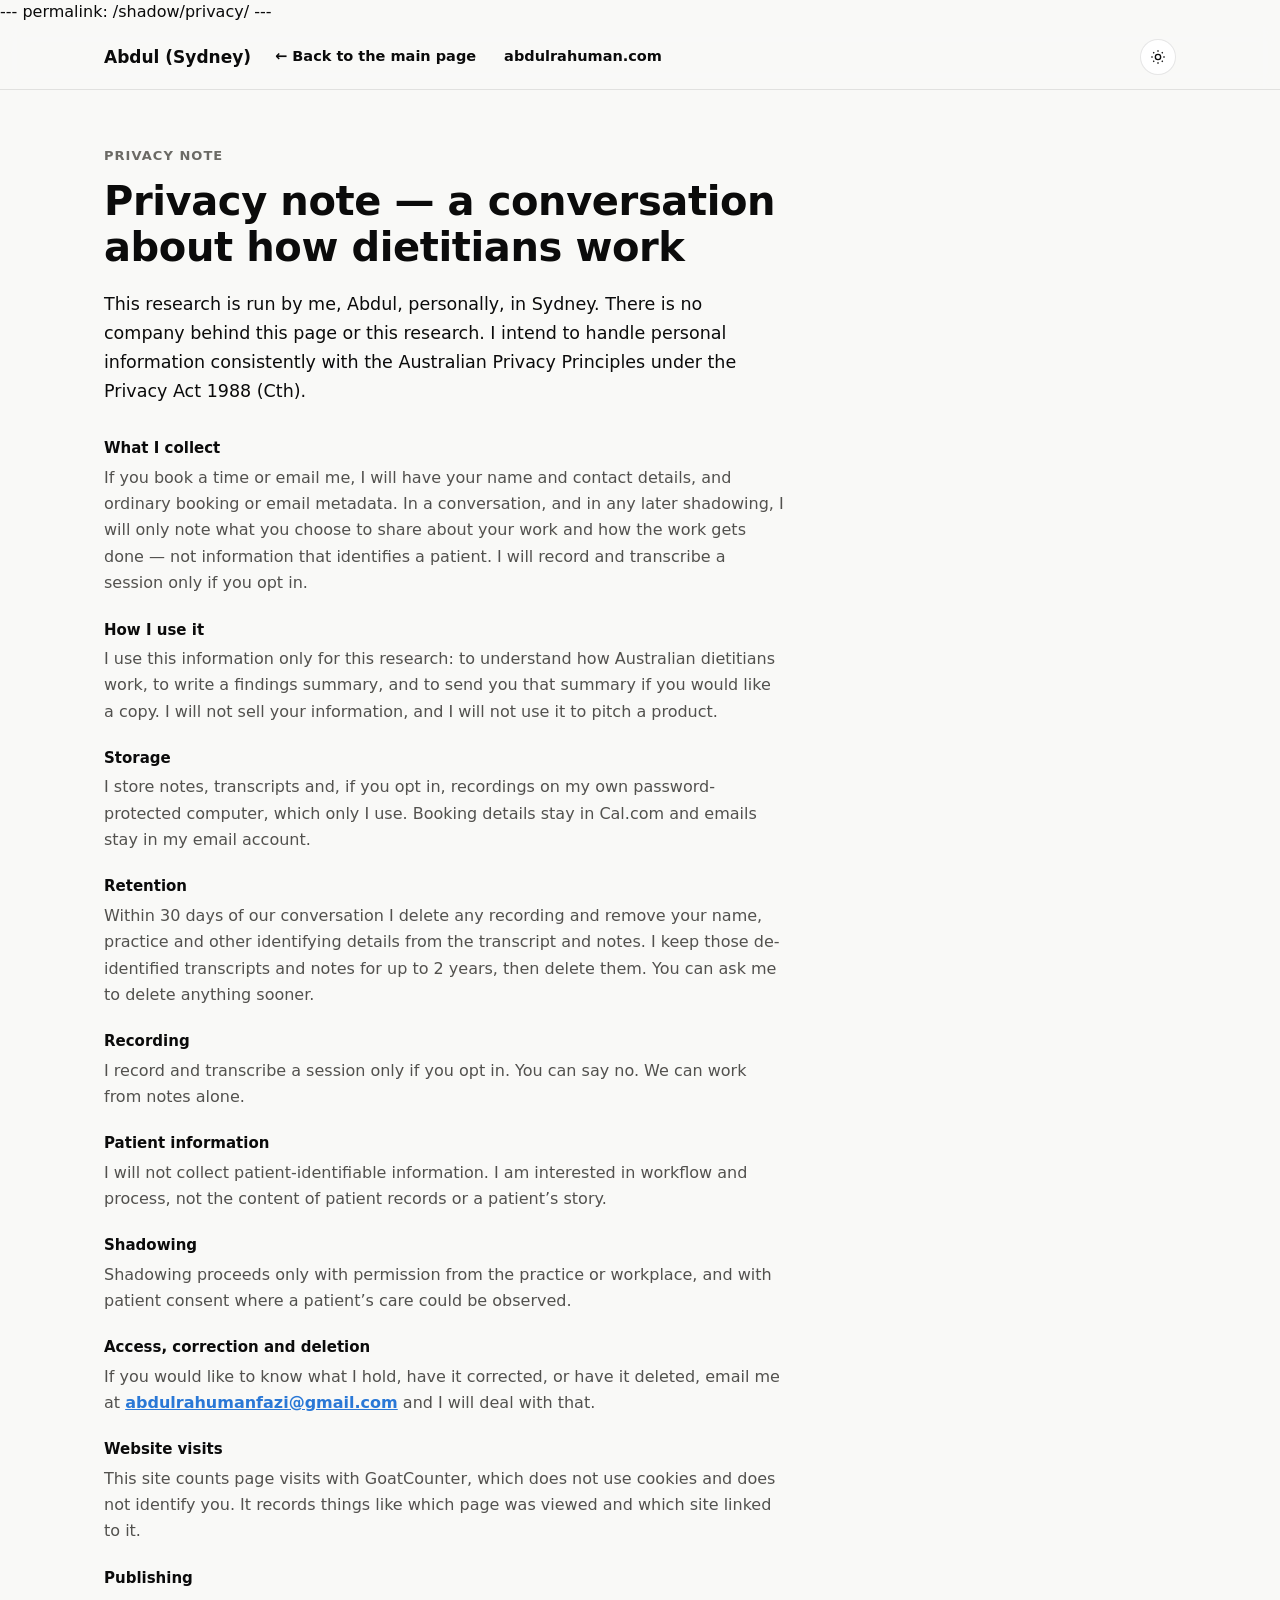
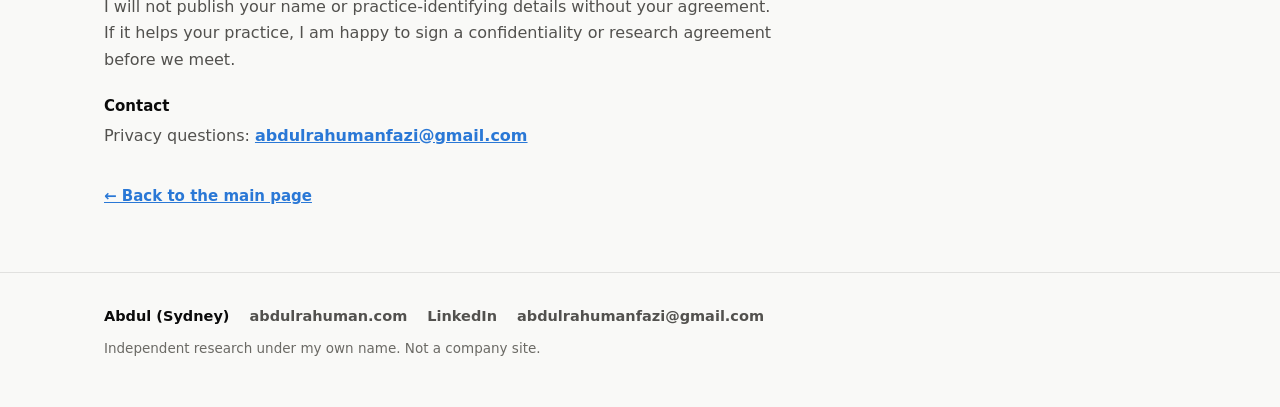
<file: shadow-privacy.html>
---
permalink: /shadow/privacy/
---
<!doctype html>
<html lang="en-AU">
<head>
<meta charset="UTF-8">
<meta name="viewport" content="width=device-width, initial-scale=1">
<title>Privacy note &mdash; a conversation about how dietitians work</title>
<meta name="description" content="How Abdul (Sydney) handles personal information in his research conversations with Australian dietitians, under the Australian Privacy Principles.">
<link rel="canonical" href="https://abdulrahuman.com/shadow/privacy/">
<meta name="robots" content="noindex">
<link rel="icon" href="data:image/svg+xml,%3Csvg%20xmlns%3D%27http%3A//www.w3.org/2000/svg%27%20viewBox%3D%270%200%2032%2032%27%3E%3Crect%20width%3D%2732%27%20height%3D%2732%27%20rx%3D%277%27%20fill%3D%27%232a78d6%27/%3E%3Ctext%20x%3D%2716%27%20y%3D%2723%27%20font-family%3D%27system-ui%2C-apple-system%2CSegoe%20UI%2Csans-serif%27%20font-size%3D%2717%27%20font-weight%3D%27700%27%20fill%3D%27%23ffffff%27%20text-anchor%3D%27middle%27%3EAR%3C/text%3E%3C/svg%3E">
<link rel="stylesheet" href="/styles.css">
<style>
.skip-link {
  position: absolute; left: 16px; top: -64px; z-index: 200;
  background: var(--text-primary); color: var(--page-plane);
  padding: 10px 16px; border-radius: 100px; font-size: 14px; font-weight: 600; text-decoration: none;
}
.skip-link:focus { top: 12px; }
a:focus-visible, button:focus-visible { outline: 3px solid var(--series-blue); outline-offset: 3px; border-radius: 6px; }
main:focus { outline: none; }
@media (max-width: 640px) { .wrap { padding: 0 16px; } }
@media (prefers-reduced-motion: reduce) { html { scroll-behavior: auto; } .nav-links { transition: none; } }

.note { padding: 56px 0 64px; }
@media (max-width: 640px) { .note { padding: 36px 0 48px; } }
.note h1 { font-size: clamp(28px, 4.4vw, 40px); line-height: 1.15; max-width: 720px; margin: 0 0 20px; text-wrap: balance; }
.note .intro { font-size: 17.5px; line-height: 1.65; color: var(--text-primary); max-width: 680px; margin: 0 0 32px; }
.note dl { margin: 0; display: grid; gap: 22px; max-width: 680px; }
.note dt { font-size: 15px; font-weight: 650; color: var(--text-primary); margin: 0 0 4px; }
.note dd { margin: 0; font-size: 16px; line-height: 1.65; color: var(--text-secondary); }
.note a { color: var(--series-blue); font-weight: 600; }
.note .back { margin: 36px 0 0; font-size: 15px; }

.site-footer { border-top: 1px solid var(--border); padding: 32px 0 48px; }
.site-footer ul { list-style: none; margin: 0 0 10px; padding: 0; display: flex; flex-wrap: wrap; gap: 8px 20px; font-size: 14.5px; }
.site-footer li { color: var(--text-primary); font-weight: 600; }
.site-footer a { color: var(--text-secondary); font-weight: 550; text-decoration: none; }
.site-footer a:hover { color: var(--text-primary); text-decoration: underline; }
.site-footer p { margin: 0; font-size: 13.5px; color: var(--text-muted); }
</style>
</head>
<body>

<a class="skip-link" href="#main">Skip to content</a>

<nav class="site-nav" aria-label="Main">
  <div class="wrap">
    <div style="display:flex; align-items:center; gap:24px;">
      <a href="https://abdulrahuman.com" class="nav-name">Abdul (Sydney)</a>
      <ul class="nav-links" id="navLinks">
        <li><a href="/shadow/">&larr; Back to the main page</a></li>
        <li><a href="https://abdulrahuman.com">abdulrahuman.com</a></li>
      </ul>
    </div>
    <div style="display:flex; align-items:center; gap:10px;">
      <button class="theme-toggle" id="themeToggle" type="button" aria-label="Toggle dark mode">
        <svg id="themeIconSun" viewBox="0 0 24 24" fill="none" stroke="currentColor" stroke-width="2" aria-hidden="true"><circle cx="12" cy="12" r="4"/><path d="M12 2v2M12 20v2M4.9 4.9l1.4 1.4M17.7 17.7l1.4 1.4M2 12h2M20 12h2M4.9 19.1l1.4-1.4M17.7 6.3l1.4-1.4"/></svg>
        <svg id="themeIconMoon" viewBox="0 0 24 24" fill="none" stroke="currentColor" stroke-width="2" style="display:none" aria-hidden="true"><path d="M21 12.8A9 9 0 1 1 11.2 3 7 7 0 0 0 21 12.8Z"/></svg>
      </button>
      <button class="nav-toggle" id="navToggle" type="button" aria-label="Menu" aria-expanded="false" aria-controls="navLinks">
        <svg width="22" height="22" viewBox="0 0 24 24" fill="none" stroke="currentColor" stroke-width="2" aria-hidden="true"><path d="M4 7h16M4 12h16M4 17h16"/></svg>
      </button>
    </div>
  </div>
</nav>

<main id="main" tabindex="-1">
  <article class="note">
    <div class="wrap">
      <p class="eyebrow">Privacy note</p>
      <h1>Privacy note &mdash; a conversation about how dietitians work</h1>
      <p class="intro">This research is run by me, Abdul, personally, in Sydney. There is no company behind this page or this research. I intend to handle personal information consistently with the Australian Privacy Principles under the Privacy Act 1988 (Cth).</p>
      <dl>
        <div>
          <dt>What I collect</dt>
          <dd>If you book a time or email me, I will have your name and contact details, and ordinary booking or email metadata. In a conversation, and in any later shadowing, I will only note what you choose to share about your work and how the work gets done &mdash; not information that identifies a patient. I will record and transcribe a session only if you opt in.</dd>
        </div>
        <div>
          <dt>How I use it</dt>
          <dd>I use this information only for this research: to understand how Australian dietitians work, to write a findings summary, and to send you that summary if you would like a copy. I will not sell your information, and I will not use it to pitch a product.</dd>
        </div>
        <div>
          <dt>Storage</dt>
          <dd>I store notes, transcripts and, if you opt in, recordings on my own password-protected computer, which only I use. Booking details stay in Cal.com and emails stay in my email account.</dd>
        </div>
        <div>
          <dt>Retention</dt>
          <dd>Within 30 days of our conversation I delete any recording and remove your name, practice and other identifying details from the transcript and notes. I keep those de-identified transcripts and notes for up to 2 years, then delete them. You can ask me to delete anything sooner.</dd>
        </div>
        <div>
          <dt>Recording</dt>
          <dd>I record and transcribe a session only if you opt in. You can say no. We can work from notes alone.</dd>
        </div>
        <div>
          <dt>Patient information</dt>
          <dd>I will not collect patient-identifiable information. I am interested in workflow and process, not the content of patient records or a patient&rsquo;s story.</dd>
        </div>
        <div>
          <dt>Shadowing</dt>
          <dd>Shadowing proceeds only with permission from the practice or workplace, and with patient consent where a patient&rsquo;s care could be observed.</dd>
        </div>
        <div>
          <dt>Access, correction and deletion</dt>
          <dd>If you would like to know what I hold, have it corrected, or have it deleted, email me at <a href="mailto:abdulrahumanfazi@gmail.com">abdulrahumanfazi@gmail.com</a> and I will deal with that.</dd>
        </div>
        <div>
          <dt>Website visits</dt>
          <dd>This site counts page visits with GoatCounter, which does not use cookies and does not identify you. It records things like which page was viewed and which site linked to it.</dd>
        </div>
        <div>
          <dt>Publishing</dt>
          <dd>I will not publish your name or practice-identifying details without your agreement. If it helps your practice, I am happy to sign a confidentiality or research agreement before we meet.</dd>
        </div>
        <div>
          <dt>Contact</dt>
          <dd>Privacy questions: <a href="mailto:abdulrahumanfazi@gmail.com">abdulrahumanfazi@gmail.com</a></dd>
        </div>
      </dl>
      <p class="back"><a href="/shadow/">&larr; Back to the main page</a></p>
    </div>
  </article>
</main>

<footer class="site-footer">
  <div class="wrap">
    <ul>
      <li>Abdul (Sydney)</li>
      <li><a href="https://abdulrahuman.com">abdulrahuman.com</a></li>
      <li><a href="https://linkedin.com/in/MAbdulRahuman">LinkedIn</a></li>
      <li><a href="mailto:abdulrahumanfazi@gmail.com">abdulrahumanfazi@gmail.com</a></li>
    </ul>
    <p>Independent research under my own name. Not a company site.</p>
  </div>
</footer>

<script src="/script.js"></script>
<script>
  (function () {
    var toggle = document.getElementById('navToggle');
    var links = document.getElementById('navLinks');
    if (!toggle || !links) return;
    function sync() { toggle.setAttribute('aria-expanded', links.classList.contains('open') ? 'true' : 'false'); }
    new MutationObserver(sync).observe(links, { attributes: true, attributeFilter: ['class'] });
    document.addEventListener('keydown', function (e) {
      if (e.key === 'Escape' && links.classList.contains('open')) { links.classList.remove('open'); toggle.focus(); }
    });
  })();
</script>
<script data-goatcounter="https://abdulrahuman.goatcounter.com/count"
        async src="https://gc.zgo.at/count.js"></script>
</body>
</html>
</file>
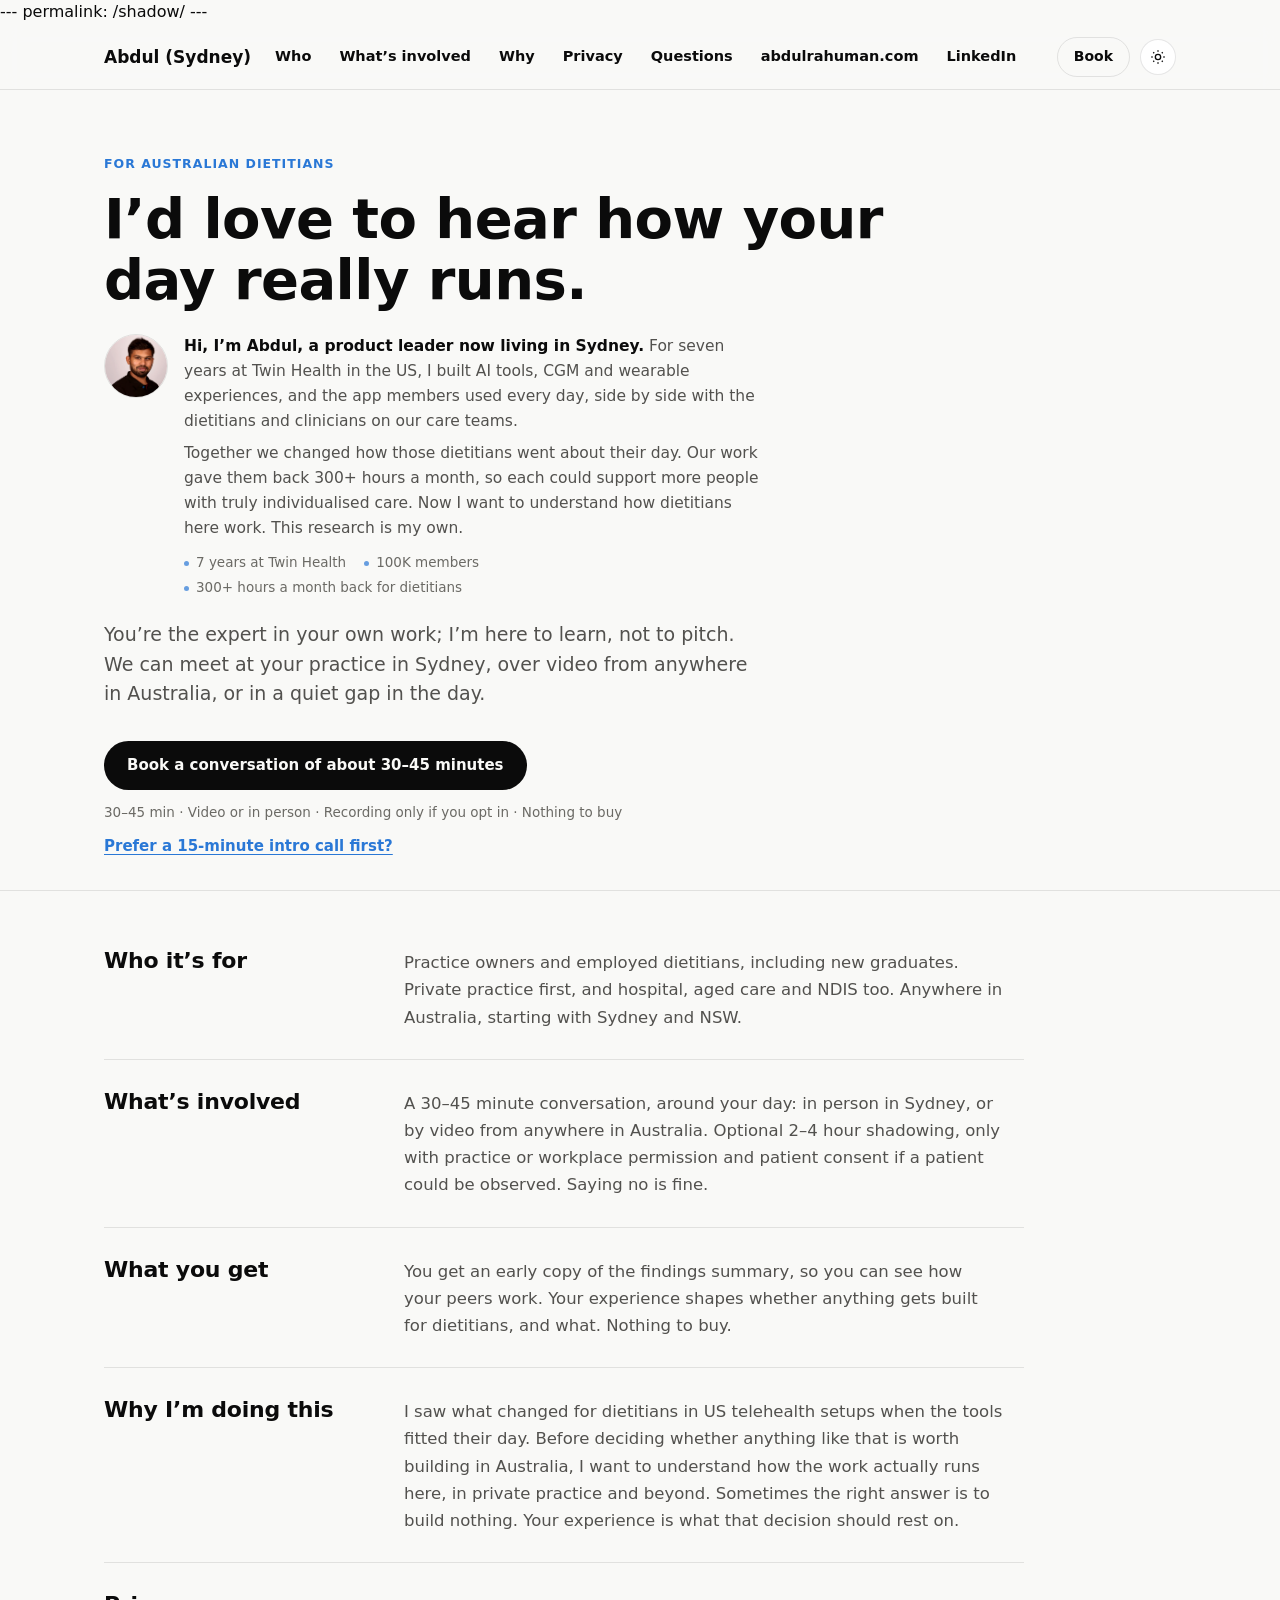
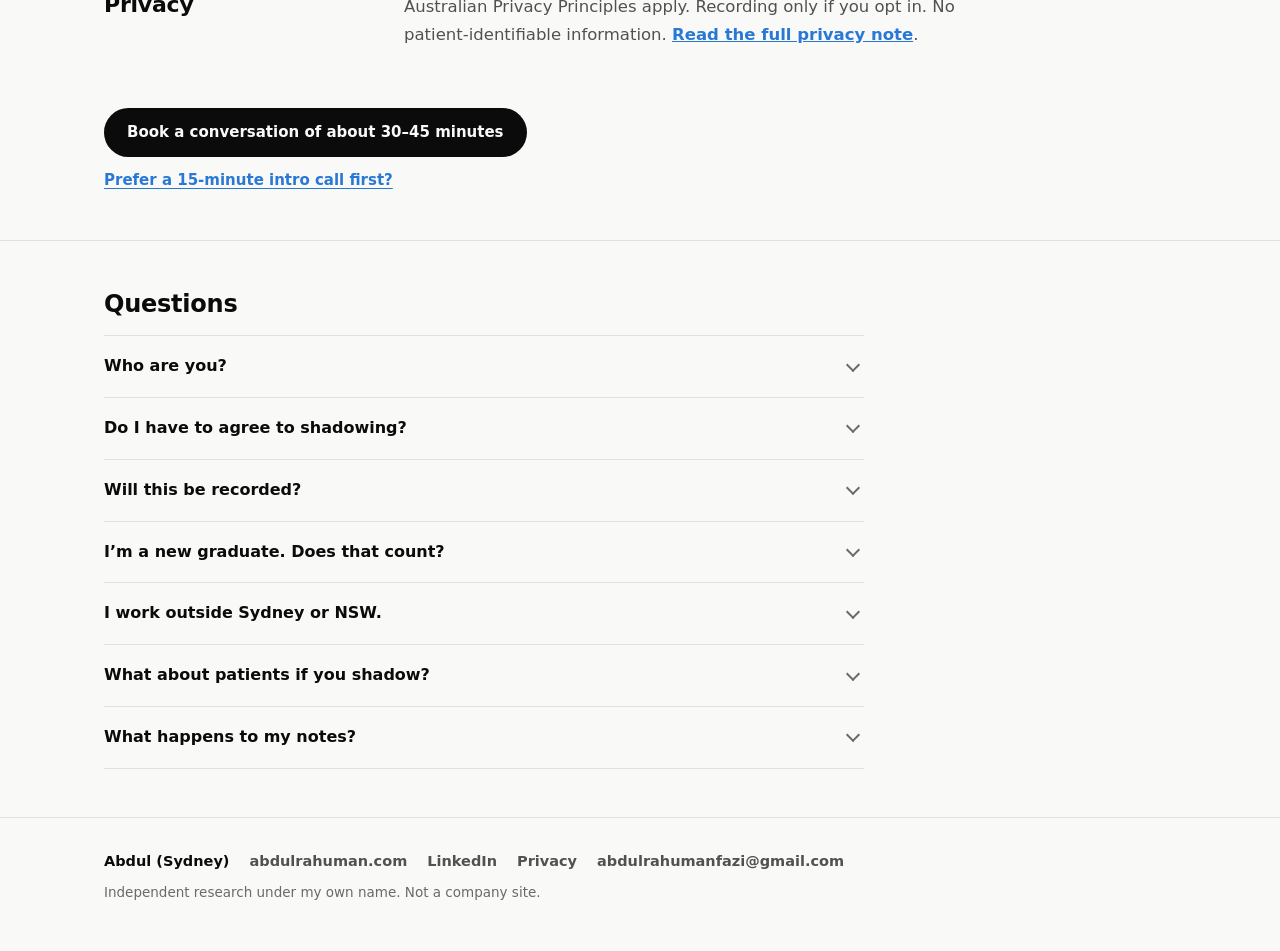
<file: shadow.html>
---
permalink: /shadow/
---
<!doctype html>
<html lang="en-AU">
<head>
<meta charset="UTF-8">
<meta name="viewport" content="width=device-width, initial-scale=1">
<title>A conversation about how dietitians work &mdash; Abdul (Sydney)</title>
<meta name="description" content="Abdul, in Sydney, is learning how Accredited Practising Dietitians actually work. A conversation of about 30–45 minutes, and optional later shadowing of 2–4 hours. You’re the expert; he is here to learn.">
<link rel="canonical" href="https://abdulrahuman.com/shadow/">
<meta property="og:type" content="website">
<meta property="og:url" content="https://abdulrahuman.com/shadow/">
<meta property="og:locale" content="en_AU">
<meta property="og:title" content="A conversation about how dietitians work &mdash; Abdul (Sydney)">
<meta property="og:description" content="Abdul, in Sydney, is learning how Accredited Practising Dietitians actually work. A conversation of about 30–45 minutes, and optional later shadowing of 2–4 hours. You’re the expert; he is here to learn.">
<meta property="og:image" content="https://abdulrahuman.com/assets/shadow-og.png">
<meta property="og:image:width" content="1200">
<meta property="og:image:height" content="630">
<meta property="og:image:alt" content="For Australian dietitians: I’d love to hear how your day really runs. A conversation with Abdul, Sydney.">
<meta name="twitter:card" content="summary_large_image">
<link rel="icon" href="data:image/svg+xml,%3Csvg%20xmlns%3D%27http%3A//www.w3.org/2000/svg%27%20viewBox%3D%270%200%2032%2032%27%3E%3Crect%20width%3D%2732%27%20height%3D%2732%27%20rx%3D%277%27%20fill%3D%27%232a78d6%27/%3E%3Ctext%20x%3D%2716%27%20y%3D%2723%27%20font-family%3D%27system-ui%2C-apple-system%2CSegoe%20UI%2Csans-serif%27%20font-size%3D%2717%27%20font-weight%3D%27700%27%20fill%3D%27%23ffffff%27%20text-anchor%3D%27middle%27%3EAR%3C/text%3E%3C/svg%3E">
<link rel="stylesheet" href="/styles.css">
<style>
/* --- page-specific additions, same token system --- */

/* Accessibility */
.skip-link {
  position: absolute; left: 16px; top: -64px; z-index: 200;
  background: var(--text-primary); color: var(--page-plane);
  padding: 10px 16px; border-radius: 100px; font-size: 14px; font-weight: 600; text-decoration: none;
}
.skip-link:focus { top: 12px; }
a:focus-visible, button:focus-visible { outline: 3px solid var(--series-blue); outline-offset: 3px; border-radius: 6px; }
main:focus { outline: none; }
/* Keep anchor targets clear of the sticky nav */
[id] { scroll-margin-top: 72px; }
@media (max-width: 640px) { .wrap { padding: 0 16px; } }
@media (prefers-reduced-motion: reduce) {
  html { scroll-behavior: auto; }
  .reveal, .reveal.in { opacity: 1; transform: none; transition: none; }
  .nav-links { transition: none; }
}
html:not(.js) .reveal { opacity: 1; transform: none; }

/* Hero */
.hero { padding-top: 64px; }
@media (max-width: 640px) { .hero { padding-top: 40px; } }
.hero-bio {
  display: flex; gap: 16px; align-items: flex-start;
  max-width: 660px; margin: 24px 0 0;
}
.hero-bio img {
  width: 64px; height: 64px; border-radius: 50%; object-fit: cover; flex: none;
  border: 1px solid var(--border);
}
.hero-bio p { margin: 0; font-size: 15.5px; line-height: 1.6; color: var(--text-secondary); }
.hero-bio p + p { margin-top: 8px; }
.hero-bio strong { color: var(--text-primary); font-weight: 600; }
.hero-bio a { color: var(--series-blue); font-weight: 600; }
/* Plain small-caps kicker on this page */
.hero .hero-kicker { background: none; padding: 0; border-radius: 0; color: var(--series-blue); text-transform: uppercase; letter-spacing: 0.08em; font-size: 12.5px; margin-bottom: 16px; }
.fact-row { list-style: none; margin: 12px 0 0; padding: 0; display: flex; flex-wrap: wrap; gap: 4px 18px; font-size: 13.5px; color: var(--text-muted); font-variant-numeric: tabular-nums; }
.fact-row li { position: relative; padding-left: 12px; }
.fact-row li::before { content: ""; position: absolute; left: 0; top: 0.6em; width: 5px; height: 5px; border-radius: 50%; background: var(--series-blue); opacity: .7; }
.reassure { margin: 0; font-size: 13.5px; color: var(--text-muted); }
.cta-block { display: flex; flex-direction: column; align-items: flex-start; gap: 12px; margin-top: 32px; }
.cta-alt { font-size: 15px; font-weight: 600; color: var(--series-blue); text-underline-offset: .2em; }
.cta-repeat { margin-top: 32px; }
.nav-book { white-space: nowrap; }
@media (max-width: 380px) { .nav-book { padding: 6px 12px; } }
.sr-only { position: absolute; width: 1px; height: 1px; padding: 0; margin: -1px; overflow: hidden; clip: rect(0 0 0 0); white-space: nowrap; border: 0; }

/* FAQ */
.faq-head { font-size: 26px; margin: 0 0 16px; }
.faq-list { max-width: 760px; display: grid; gap: 10px; }
.faq-list details { border: 1px solid var(--border); border-radius: var(--radius-md); background: var(--surface-1); }
.faq-list summary { cursor: pointer; padding: 14px 44px 14px 18px; font-size: 16px; font-weight: 600; color: var(--text-primary); list-style: none; position: relative; }
.faq-list summary::-webkit-details-marker { display: none; }
.faq-list summary::after { content: ""; position: absolute; right: 20px; top: 50%; width: 8px; height: 8px; border-right: 2px solid var(--text-muted); border-bottom: 2px solid var(--text-muted); transform: translateY(-70%) rotate(45deg); transition: transform .2s ease; }
.faq-list details[open] > summary::after { transform: translateY(-30%) rotate(-135deg); }
@media (prefers-reduced-motion: reduce) { .faq-list summary::after { transition: none; } }
.faq-list details > p { margin: 0; padding: 0 18px 16px; font-size: 15.5px; line-height: 1.6; }
.faq-list a { color: var(--series-blue); font-weight: 600; }
summary:focus-visible { outline: 3px solid var(--series-blue); outline-offset: 3px; border-radius: 6px; }

/* Short blocks */
.blocks { display: grid; grid-template-columns: 1fr; gap: 16px; max-width: 760px; }
.impact-card h2 { font-size: 26px; margin: 0 0 10px; }
@media (max-width: 640px) { .impact-card h2, .faq-head { font-size: 24px; } }
.impact-card p { font-size: 15.5px; line-height: 1.6; }
.impact-card p + p { margin-top: 10px; }
.impact-card a { color: var(--series-blue); font-weight: 600; }
section.short { padding: 48px 0; border-top: 1px solid var(--border); }

/* Editorial rows instead of stacked cards */
#details .blocks { max-width: 920px; gap: 0; }
#details .impact-card { background: none; border: 0; border-radius: 0; padding: 28px 0; border-top: 1px solid var(--border); }
#details .impact-card:first-child { border-top: 0; padding-top: 8px; }
#details .impact-card h2, .faq-head { font-size: 24px; line-height: 1.25; }
#details .impact-card p { font-size: 16.5px; line-height: 1.65; max-width: 600px; }
@media (min-width: 760px) {
  #details .impact-card { display: grid; grid-template-columns: 260px 1fr; column-gap: 40px; align-items: baseline; }
  #details .impact-card h2 { margin: 0; font-size: 22px; }
}
.faq-list { gap: 0; }
.faq-list details { border: 0; border-radius: 0; background: none; border-top: 1px solid var(--border); }
.faq-list details:last-child { border-bottom: 1px solid var(--border); }
.faq-list summary { padding: 18px 40px 18px 0; }
.faq-list summary::after { right: 6px; }
.faq-list details > p { padding: 0 0 20px; max-width: 640px; }
@media (max-width: 640px) { section.short { padding: 36px 0; } }

/* Footer */
.site-footer { border-top: 1px solid var(--border); padding: 32px 0 48px; }
.site-footer ul { list-style: none; margin: 0 0 10px; padding: 0; display: flex; flex-wrap: wrap; gap: 8px 20px; font-size: 14.5px; }
.site-footer li { color: var(--text-primary); font-weight: 600; }
.site-footer a { color: var(--text-secondary); font-weight: 550; text-decoration: none; }
.site-footer a:hover { color: var(--text-primary); text-decoration: underline; }
.site-footer p { margin: 0; font-size: 13.5px; color: var(--text-muted); }
</style>
<script>document.documentElement.classList.add('js');</script>
</head>
<body>

<a class="skip-link" href="#main">Skip to content</a>

<nav class="site-nav" aria-label="Main">
  <div class="wrap">
    <div style="display:flex; align-items:center; gap:24px;">
      <a href="https://abdulrahuman.com" class="nav-name">Abdul (Sydney)</a>
      <ul class="nav-links" id="navLinks">
        <li><a href="#who">Who</a></li>
        <li><a href="#involved">What&rsquo;s involved</a></li>
        <li><a href="#why">Why</a></li>
        <li><a href="#privacy">Privacy</a></li>
        <li><a href="#faq">Questions</a></li>
        <li><a href="https://abdulrahuman.com" target="_blank" rel="noopener">abdulrahuman.com<span class="sr-only"> (opens in a new tab)</span></a></li>
        <li><a href="https://linkedin.com/in/MAbdulRahuman" target="_blank" rel="noopener">LinkedIn<span class="sr-only"> (opens in a new tab)</span></a></li>
      </ul>
    </div>
    <div style="display:flex; align-items:center; gap:10px;">
      <a href="https://cal.com/abdul-rahuman/dietitian-research" class="nav-cta nav-book" data-goatcounter-click="book-research-nav" data-goatcounter-title="Book (nav)">Book</a>
      <button class="theme-toggle" id="themeToggle" type="button" aria-label="Toggle dark mode">
        <svg id="themeIconSun" viewBox="0 0 24 24" fill="none" stroke="currentColor" stroke-width="2" aria-hidden="true"><circle cx="12" cy="12" r="4"/><path d="M12 2v2M12 20v2M4.9 4.9l1.4 1.4M17.7 17.7l1.4 1.4M2 12h2M20 12h2M4.9 19.1l1.4-1.4M17.7 6.3l1.4-1.4"/></svg>
        <svg id="themeIconMoon" viewBox="0 0 24 24" fill="none" stroke="currentColor" stroke-width="2" style="display:none" aria-hidden="true"><path d="M21 12.8A9 9 0 1 1 11.2 3 7 7 0 0 0 21 12.8Z"/></svg>
      </button>
      <button class="nav-toggle" id="navToggle" type="button" aria-label="Menu" aria-expanded="false" aria-controls="navLinks">
        <svg width="22" height="22" viewBox="0 0 24 24" fill="none" stroke="currentColor" stroke-width="2" aria-hidden="true"><path d="M4 7h16M4 12h16M4 17h16"/></svg>
      </button>
    </div>
  </div>
</nav>

<main id="main" tabindex="-1">

  <header class="hero">
    <div class="wrap">
      <span class="hero-kicker">For Australian dietitians</span>
      <h1>I&rsquo;d love to hear how your day really runs.</h1>
      <div class="hero-bio">
        <img src="/assets/shadow-headshot.jpg" alt="Portrait of Abdul" width="64" height="64">
        <div>
          <p><strong>Hi, I&rsquo;m Abdul, a product leader now living in Sydney.</strong> For seven years at Twin Health in the US, I built AI tools, CGM and wearable experiences, and the app members used every day, side by side with the dietitians and clinicians on our care teams.</p>
          <p>Together we changed how those dietitians went about their day. Our work gave them back 300+ hours a month, so each could support more people with truly individualised care. Now I want to understand how dietitians here work. This research is my own.</p>
          <ul class="fact-row" aria-label="Background">
            <li>7 years at Twin Health</li>
            <li>100K members</li>
            <li>300+ hours a month back for dietitians</li>
          </ul>
        </div>
      </div>
      <p class="lede">You&rsquo;re the expert in your own work; I&rsquo;m here to learn, not to pitch. We can meet at your practice in Sydney, over video from anywhere in Australia, or in a quiet gap in the day.</p>
      <div class="cta-block" id="book">
        <a href="https://cal.com/abdul-rahuman/dietitian-research" class="btn btn-primary" data-goatcounter-click="book-research" data-goatcounter-title="Book research conversation">Book a conversation of about 30&ndash;45 minutes</a>
        <p class="reassure">30&ndash;45 min <span aria-hidden="true">&middot;</span> Video or in person <span aria-hidden="true">&middot;</span> Recording only if you opt in <span aria-hidden="true">&middot;</span> Nothing to buy</p>
        <a href="https://cal.com/abdul-rahuman/intro-with-abdul" class="cta-alt" data-goatcounter-click="book-intro" data-goatcounter-title="Book 15-minute intro">Prefer a 15-minute intro call first?</a>
      </div>
    </div>
  </header>

  <section id="details" class="short" aria-label="Details">
    <div class="wrap">
      <div class="blocks reveal">
        <div class="impact-card" id="who">
          <h2>Who it&rsquo;s for</h2>
          <p>Practice owners and employed dietitians, including new graduates. Private practice first, and hospital, aged care and NDIS too. Anywhere in Australia, starting with Sydney and NSW.</p>
        </div>
        <div class="impact-card" id="involved">
          <h2>What&rsquo;s involved</h2>
          <p>A 30&ndash;45 minute conversation, around your day: in person in Sydney, or by video from anywhere in Australia. Optional 2&ndash;4 hour shadowing, only with practice or workplace permission and patient consent if a patient could be observed. Saying no is fine.</p>
        </div>
        <div class="impact-card" id="get">
          <h2>What you get</h2>
          <p>You get an early copy of the findings summary, so you can see how your peers work. Your experience shapes whether anything gets built for dietitians, and what. Nothing to buy.</p>
        </div>
        <div class="impact-card" id="why">
          <h2>Why I&rsquo;m doing this</h2>
          <p>I saw what changed for dietitians in US telehealth setups when the tools fitted their day. Before deciding whether anything like that is worth building in Australia, I want to understand how the work actually runs here, in private practice and beyond. Sometimes the right answer is to build nothing. Your experience is what that decision should rest on.</p>
        </div>
        <div class="impact-card" id="privacy">
          <h2>Privacy</h2>
          <p>Australian Privacy Principles apply. Recording only if you opt in. No patient-identifiable information. <a href="/shadow/privacy/">Read the full privacy note</a>.</p>
        </div>
      </div>
      <div class="cta-block cta-repeat">
        <a href="https://cal.com/abdul-rahuman/dietitian-research" class="btn btn-primary" data-goatcounter-click="book-research" data-goatcounter-title="Book research conversation">Book a conversation of about 30&ndash;45 minutes</a>
        <a href="https://cal.com/abdul-rahuman/intro-with-abdul" class="cta-alt" data-goatcounter-click="book-intro" data-goatcounter-title="Book 15-minute intro">Prefer a 15-minute intro call first?</a>
      </div>
    </div>
  </section>

  <section id="faq" class="short" aria-labelledby="faq-h">
    <div class="wrap">
      <h2 id="faq-h" class="faq-head">Questions</h2>
      <div class="faq-list">
        <details>
          <summary>Who are you?</summary>
          <p>I&rsquo;m a product leader who spent seven years at Twin Health in the US, building AI tools and CGM and wearable experiences side by side with dietitians and clinicians. I now live in Sydney. This research is my own, and I&rsquo;m not selling anything. More about me: <a href="https://abdulrahuman.com" target="_blank" rel="noopener">abdulrahuman.com<span class="sr-only"> (opens in a new tab)</span></a> and <a href="https://linkedin.com/in/MAbdulRahuman" target="_blank" rel="noopener">LinkedIn<span class="sr-only"> (opens in a new tab)</span></a>.</p>
        </details>
        <details>
          <summary>Do I have to agree to shadowing?</summary>
          <p>No. The conversation is the main invitation. Shadowing is optional, later, and only if your workplace can approve it.</p>
        </details>
        <details>
          <summary>Will this be recorded?</summary>
          <p>Only if you opt in. Saying no is fine. We can have a useful conversation from notes alone.</p>
        </details>
        <details>
          <summary>I&rsquo;m a new graduate. Does that count?</summary>
          <p>Yes. New graduates (under 2 years practising as an APD) are in scope, as are experienced APDs.</p>
        </details>
        <details>
          <summary>I work outside Sydney or NSW.</summary>
          <p>You&rsquo;re welcome. We can talk by video from anywhere in Australia.</p>
        </details>
        <details>
          <summary>What about patients if you shadow?</summary>
          <p>Shadowing only happens with practice or workplace permission, and with patient consent where a patient&rsquo;s care could be observed. I will not collect patient-identifiable information.</p>
        </details>
        <details>
          <summary>What happens to my notes?</summary>
          <p>Identifying details are removed within 30 days, and de-identified notes are deleted after 2 years. <a href="/shadow/privacy/">Read the full privacy note</a>.</p>
        </details>
      </div>
    </div>
  </section>

</main>

<footer class="site-footer">
  <div class="wrap">
    <ul>
      <li>Abdul (Sydney)</li>
      <li><a href="https://abdulrahuman.com">abdulrahuman.com</a></li>
      <li><a href="https://linkedin.com/in/MAbdulRahuman">LinkedIn</a></li>
      <li><a href="/shadow/privacy/">Privacy</a></li>
      <li><a href="mailto:abdulrahumanfazi@gmail.com">abdulrahumanfazi@gmail.com</a></li>
    </ul>
    <p>Independent research under my own name. Not a company site.</p>
  </div>
</footer>

<script src="/script.js"></script>
<script>
  // Keep aria-expanded in sync with the shared menu toggle in /script.js.
  (function () {
    var toggle = document.getElementById('navToggle');
    var links = document.getElementById('navLinks');
    if (!toggle || !links) return;
    function sync() { toggle.setAttribute('aria-expanded', links.classList.contains('open') ? 'true' : 'false'); }
    new MutationObserver(sync).observe(links, { attributes: true, attributeFilter: ['class'] });
    document.addEventListener('keydown', function (e) {
      if (e.key === 'Escape' && links.classList.contains('open')) { links.classList.remove('open'); toggle.focus(); }
    });
    if (window.matchMedia && window.matchMedia('(prefers-reduced-motion: reduce)').matches) {
      document.querySelectorAll('.reveal').forEach(function (el) { el.classList.add('in'); });
    }
  })();
</script>
<script data-goatcounter="https://abdulrahuman.goatcounter.com/count"
        async src="https://gc.zgo.at/count.js"></script>
</body>
</html>
</file>
<file: styles.css>
/* ---------------------------------------------------------
   Design tokens
--------------------------------------------------------- */
:root {
  color-scheme: light;
  --surface-1:      #fcfcfb;
  --page-plane:     #f9f9f7;
  --surface-raised: #ffffff;
  --text-primary:   #0b0b0b;
  --text-secondary: #52514e;
  --text-muted:     #6b6a65;
  --gridline:       #e1e0d9;
  --baseline:       #c3c2b7;
  --border:         rgba(11,11,11,0.10);
  --success:        #006300;

  --series-blue:    #2a78d6;
  --series-orange:  #eb6834;
  --series-aqua:    #1baf7a;
  --series-yellow:  #eda100;
  --series-magenta: #e87ba4;
  --series-violet:  #4a3aa7;

  --seq-100: #cde2fb;
  --seq-300: #6da7ec;
  --seq-450: #2a78d6;
  --seq-600: #184f95;

  --radius-sm: 6px;
  --radius-md: 12px;
  --radius-lg: 20px;
  --max-width: 1120px;

  --font-sans: system-ui, -apple-system, "Segoe UI", sans-serif;
}

@media (prefers-color-scheme: dark) {
  :root:where(:not([data-theme="light"])) {
    color-scheme: dark;
    --surface-1:      #1a1a19;
    --page-plane:     #0d0d0d;
    --surface-raised: #202020;
    --text-primary:   #ffffff;
    --text-secondary: #c3c2b7;
    --text-muted:     #898781;
    --gridline:       #2c2c2a;
    --baseline:       #383835;
    --border:         rgba(255,255,255,0.10);
    --success:        #0ca30c;

    --series-blue:    #3987e5;
    --series-orange:  #d95926;
    --series-aqua:    #199e70;
    --series-yellow:  #c98500;
    --series-magenta: #d55181;
    --series-violet:  #9085e9;

    --seq-100: #184f95;
    --seq-300: #256abf;
    --seq-450: #3987e5;
    --seq-600: #9ec5f4;
  }
}

:root[data-theme="dark"] {
  color-scheme: dark;
  --surface-1:      #1a1a19;
  --page-plane:     #0d0d0d;
  --surface-raised: #202020;
  --text-primary:   #ffffff;
  --text-secondary: #c3c2b7;
  --text-muted:     #898781;
  --gridline:       #2c2c2a;
  --baseline:       #383835;
  --border:         rgba(255,255,255,0.10);
  --success:        #0ca30c;

  --series-blue:    #3987e5;
  --series-orange:  #d95926;
  --series-aqua:    #199e70;
  --series-yellow:  #c98500;
  --series-magenta: #d55181;
  --series-violet:  #9085e9;

  --seq-100: #184f95;
  --seq-300: #256abf;
  --seq-450: #3987e5;
  --seq-600: #9ec5f4;
}

/* ---------------------------------------------------------
   Base
--------------------------------------------------------- */
* { box-sizing: border-box; }
html { scroll-behavior: smooth; }

body {
  margin: 0;
  font-family: var(--font-sans);
  background: var(--page-plane);
  color: var(--text-primary);
  line-height: 1.55;
  -webkit-font-smoothing: antialiased;
}

img, svg { max-width: 100%; display: block; }

a { color: inherit; }

.wrap {
  max-width: var(--max-width);
  margin: 0 auto;
  padding: 0 24px;
}

section { padding: 96px 0; }
#impact { padding-top: 48px; }
@media (max-width: 640px) {
  section { padding: 64px 0; }
  #impact { padding-top: 32px; }
}

.eyebrow {
  font-size: 13px;
  font-weight: 600;
  letter-spacing: 0.08em;
  text-transform: uppercase;
  color: var(--text-muted);
  margin: 0 0 12px;
}

h1, h2, h3, h4 { font-family: var(--font-sans); font-weight: 650; margin: 0; letter-spacing: -0.01em; }
h2 { font-size: clamp(28px, 4vw, 38px); }
h3 { font-size: 22px; }

p { color: var(--text-secondary); }

.section-head {
  max-width: 640px;
  margin: 0 0 48px;
}
.section-head p { margin-top: 12px; font-size: 17px; }

/* ---------------------------------------------------------
   Nav
--------------------------------------------------------- */
.site-nav {
  position: sticky;
  top: 0;
  z-index: 100;
  background: color-mix(in srgb, var(--page-plane) 88%, transparent);
  backdrop-filter: blur(10px);
  border-bottom: 1px solid var(--border);
}
.site-nav .wrap {
  display: flex;
  align-items: center;
  justify-content: space-between;
  height: 64px;
}
.nav-name {
  font-weight: 700;
  font-size: 17px;
  text-decoration: none;
}
.nav-links {
  display: flex;
  align-items: center;
  gap: 28px;
  list-style: none;
  margin: 0;
  padding: 0;
}
.nav-links a {
  text-decoration: none;
  font-size: 14.5px;
  font-weight: 550;
  color: var(--text-primary);
  transition: opacity .15s ease;
}
.nav-links a:hover { opacity: 0.65; }
.nav-cta {
  border: 1px solid var(--border);
  padding: 8px 16px;
  border-radius: 100px;
  font-size: 14px;
  font-weight: 550;
  text-decoration: none;
  color: var(--text-primary) !important;
}
.theme-toggle {
  border: 1px solid var(--border);
  background: var(--surface-raised);
  width: 36px;
  height: 36px;
  border-radius: 100px;
  display: flex;
  align-items: center;
  justify-content: center;
  cursor: pointer;
  color: var(--text-primary);
}
.theme-toggle svg { width: 16px; height: 16px; }
.nav-toggle {
  display: none;
  background: none;
  border: none;
  color: var(--text-primary);
  cursor: pointer;
}
@media (max-width: 760px) {
  .nav-links { position: fixed; top: 64px; left: 0; right: 0; flex-direction: column; align-items: flex-start;
    background: var(--surface-1); border-bottom: 1px solid var(--border); padding: 20px 24px 28px; gap: 18px;
    transform: translateY(-8px); opacity: 0; pointer-events: none; transition: all .18s ease; }
  .nav-links.open { transform: translateY(0); opacity: 1; pointer-events: auto; }
  .nav-toggle { display: block; }
}

/* ---------------------------------------------------------
   Hero
--------------------------------------------------------- */
.hero { padding: 88px 0 32px; }
.hero-kicker {
  display: inline-flex;
  align-items: center;
  gap: 8px;
  font-size: 13px;
  font-weight: 600;
  color: var(--series-blue);
  background: color-mix(in srgb, var(--series-blue) 12%, transparent);
  padding: 6px 12px;
  border-radius: 100px;
  margin-bottom: 24px;
}
.hero-greeting {
  font-size: 17px;
  color: var(--text-secondary);
  margin: 0 0 8px;
}
.hero h1 {
  font-size: clamp(34px, 5.4vw, 56px);
  line-height: 1.08;
  max-width: 900px;
}
.hero .lede {
  font-size: 19px;
  max-width: 660px;
  margin: 22px 0 0;
}
.hero-actions { display: flex; gap: 12px; margin-top: 32px; flex-wrap: wrap; }
.btn {
  display: inline-flex;
  align-items: center;
  gap: 8px;
  padding: 12px 22px;
  border-radius: 100px;
  font-size: 15px;
  font-weight: 600;
  text-decoration: none;
  border: 1px solid transparent;
  cursor: pointer;
}
.btn-primary { background: var(--text-primary); color: var(--page-plane); }
.btn-secondary { border-color: var(--border); color: var(--text-primary); }

/* ---------------------------------------------------------
   Stat tiles (impact grid)
--------------------------------------------------------- */
.stat-grid {
  display: grid;
  grid-template-columns: repeat(3, 1fr);
  gap: 16px;
}
@media (max-width: 900px) { .stat-grid { grid-template-columns: repeat(2, 1fr); } }
@media (max-width: 560px) { .stat-grid { grid-template-columns: 1fr; } }

.stat-tile {
  background: var(--surface-1);
  border: 1px solid var(--border);
  border-radius: var(--radius-md);
  padding: 24px;
}
.stat-tile .label { font-size: 13.5px; color: var(--text-secondary); margin: 0 0 10px; }
.stat-tile .value { font-size: 32px; font-weight: 650; letter-spacing: -0.01em; }
.stat-tile .delta { font-size: 13.5px; margin-top: 8px; display: flex; align-items: center; gap: 5px; }
.stat-tile .delta.up { color: var(--success); }
.stat-tile .delta svg { width: 12px; height: 12px; }
.stat-tile .context { font-size: 13px; color: var(--text-muted); margin-top: 6px; }

/* ---------------------------------------------------------
   Case studies
--------------------------------------------------------- */
.case {
  border-top: 1px solid var(--border);
}
.case-head {
  display: flex;
  justify-content: space-between;
  align-items: flex-end;
  gap: 24px;
  flex-wrap: wrap;
  margin-bottom: 40px;
}
.case-head .tag {
  font-size: 13px;
  color: var(--text-muted);
}
.case-grid {
  display: grid;
  grid-template-columns: 1.1fr 0.9fr;
  gap: 56px;
  align-items: start;
}
@media (max-width: 900px) {
  .case-grid { grid-template-columns: 1fr; gap: 40px; }
}
.case-narrative p { font-size: 16.5px; }
.case-narrative h4 { font-size: 15px; margin: 28px 0 10px; color: var(--text-primary); }
.case-narrative ul { margin: 0; padding-left: 20px; color: var(--text-secondary); }
.case-narrative li { margin-bottom: 10px; font-size: 15.5px; }

.chart-card {
  background: var(--surface-1);
  border: 1px solid var(--border);
  border-radius: var(--radius-lg);
  padding: 24px 24px 18px;
}
.chart-card + .chart-card { margin-top: 16px; }
.chart-title { font-size: 14px; font-weight: 600; margin-bottom: 2px; }
.chart-sub { font-size: 12.5px; color: var(--text-muted); margin-bottom: 14px; }
.chart-legend { display: flex; gap: 16px; margin-top: 10px; flex-wrap: wrap; }
.chart-legend .key { display: flex; align-items: center; gap: 6px; font-size: 12.5px; color: var(--text-secondary); }
.chart-legend .swatch { width: 10px; height: 10px; border-radius: 3px; }

.mini-charts { display: grid; grid-template-columns: 1fr 1fr; gap: 12px; }
@media (max-width: 520px) { .mini-charts { grid-template-columns: 1fr; } }

.milestone-row { display: flex; justify-content: space-between; margin-top: 10px; }
.milestone { text-align: center; flex: 1; }
.milestone .m-val { font-size: 15px; font-weight: 650; }
.milestone .m-lbl { font-size: 11px; color: var(--text-muted); margin-top: 2px; }

/* ---------------------------------------------------------
   Testimonials & recognition
--------------------------------------------------------- */
.testimonial-grid {
  display: grid;
  grid-template-columns: repeat(2, 1fr);
  gap: 20px;
  margin-top: 8px;
}
@media (max-width: 760px) { .testimonial-grid { grid-template-columns: 1fr; } }

.testimonial-card {
  border: 1px solid var(--border);
  border-radius: var(--radius-md);
  padding: 24px;
  background: var(--surface-1);
  display: flex;
  flex-direction: column;
}
.testimonial-card .quote {
  font-size: 15.5px;
  color: var(--text-primary);
  margin: 0 0 16px;
  flex: 1;
  line-height: 1.5;
}
.testimonial-card .quote::before { content: "\201C"; }
.testimonial-card .quote::after { content: "\201D"; }
.testimonial-card .attribution { font-size: 13.5px; color: var(--text-secondary); font-weight: 600; }
.testimonial-card .attribution .role { font-weight: 400; color: var(--text-muted); display: block; margin-top: 2px; }
.testimonial-card .source {
  font-size: 11px;
  color: var(--text-muted);
  margin-top: 12px;
  text-transform: uppercase;
  letter-spacing: .05em;
}

.rating-strip {
  display: flex;
  gap: 16px;
  margin: 28px 0 40px;
  flex-wrap: wrap;
}
.rating-chip {
  display: flex;
  align-items: center;
  gap: 10px;
  border: 1px solid var(--border);
  border-radius: 100px;
  padding: 8px 16px 8px 14px;
  font-size: 13.5px;
  color: var(--text-secondary);
}
.rating-chip .stars { color: var(--series-yellow); font-size: 13px; letter-spacing: 1px; }
.rating-chip strong { font-weight: 650; color: var(--text-primary); }

/* ---------------------------------------------------------
   Additional impact / smaller cards
--------------------------------------------------------- */
.impact-grid {
  display: grid;
  grid-template-columns: repeat(2, 1fr);
  gap: 20px;
}
@media (max-width: 760px) { .impact-grid { grid-template-columns: 1fr; } }
.impact-card {
  border: 1px solid var(--border);
  border-radius: var(--radius-md);
  padding: 24px;
  background: var(--surface-1);
}
.impact-card .eyebrow { margin-bottom: 8px; font-size: 12px; }
.impact-card h4 { font-size: 17px; margin-bottom: 8px; }
.impact-card p { font-size: 15px; margin: 0; }

.stack {
  display: flex;
  align-items: center;
  flex-wrap: wrap;
  gap: 8px;
  margin-top: 28px;
}
.stack-label {
  font-size: 12.5px;
  font-weight: 600;
  color: var(--text-muted);
  white-space: nowrap;
}
.stack-tags { display: flex; flex-wrap: wrap; gap: 6px; }
.stack-tag {
  display: inline-flex;
  align-items: center;
  padding: 4px 10px;
  border-radius: 100px;
  border: 1px solid var(--border);
  background: var(--surface-raised);
  font-size: 12.5px;
  color: var(--text-secondary);
}

/* ---------------------------------------------------------
   Career arc timeline
--------------------------------------------------------- */
.timeline {
  position: relative;
  padding-left: 28px;
  border-left: 2px solid var(--gridline);
}
.tl-item { position: relative; padding-bottom: 40px; }
.tl-item:last-child { padding-bottom: 0; }
.tl-item::before {
  content: "";
  position: absolute;
  left: -34px;
  top: 4px;
  width: 12px;
  height: 12px;
  border-radius: 50%;
  background: var(--series-blue);
  border: 2px solid var(--page-plane);
}
.tl-item .tl-period { font-size: 12.5px; color: var(--text-muted); font-weight: 600; letter-spacing: .02em; text-transform: uppercase; }
.tl-item h4 { font-size: 18px; margin: 6px 0 4px; }
.tl-item .tl-org { font-size: 14px; color: var(--text-secondary); margin-bottom: 8px; }
.tl-item p { font-size: 15px; margin: 0; }

/* ---------------------------------------------------------
   Leadership
--------------------------------------------------------- */
.leader-grid {
  display: grid;
  grid-template-columns: repeat(2, 1fr);
  gap: 20px;
}
@media (max-width: 760px) { .leader-grid { grid-template-columns: 1fr; } }
.leader-card {
  padding: 24px;
  border: 1px solid var(--border);
  border-radius: var(--radius-md);
}
.leader-card .num { font-size: 26px; font-weight: 650; }
.leader-card .lbl { font-size: 13.5px; color: var(--text-secondary); margin-top: 6px; }

/* ---------------------------------------------------------
   Footer / contact
--------------------------------------------------------- */
.contact {
  border-top: 1px solid var(--border);
  text-align: center;
}
.contact h2 { max-width: 560px; margin: 0 auto; }
.contact p { max-width: 480px; margin: 16px auto 0; font-size: 17px; }
.contact .hero-actions { justify-content: center; margin-top: 32px; }


/* ---------------------------------------------------------
   Scroll reveal
--------------------------------------------------------- */
.reveal { opacity: 0; transform: translateY(14px); transition: opacity .5s ease, transform .5s ease; }
.reveal.in { opacity: 1; transform: translateY(0); }
</file>
